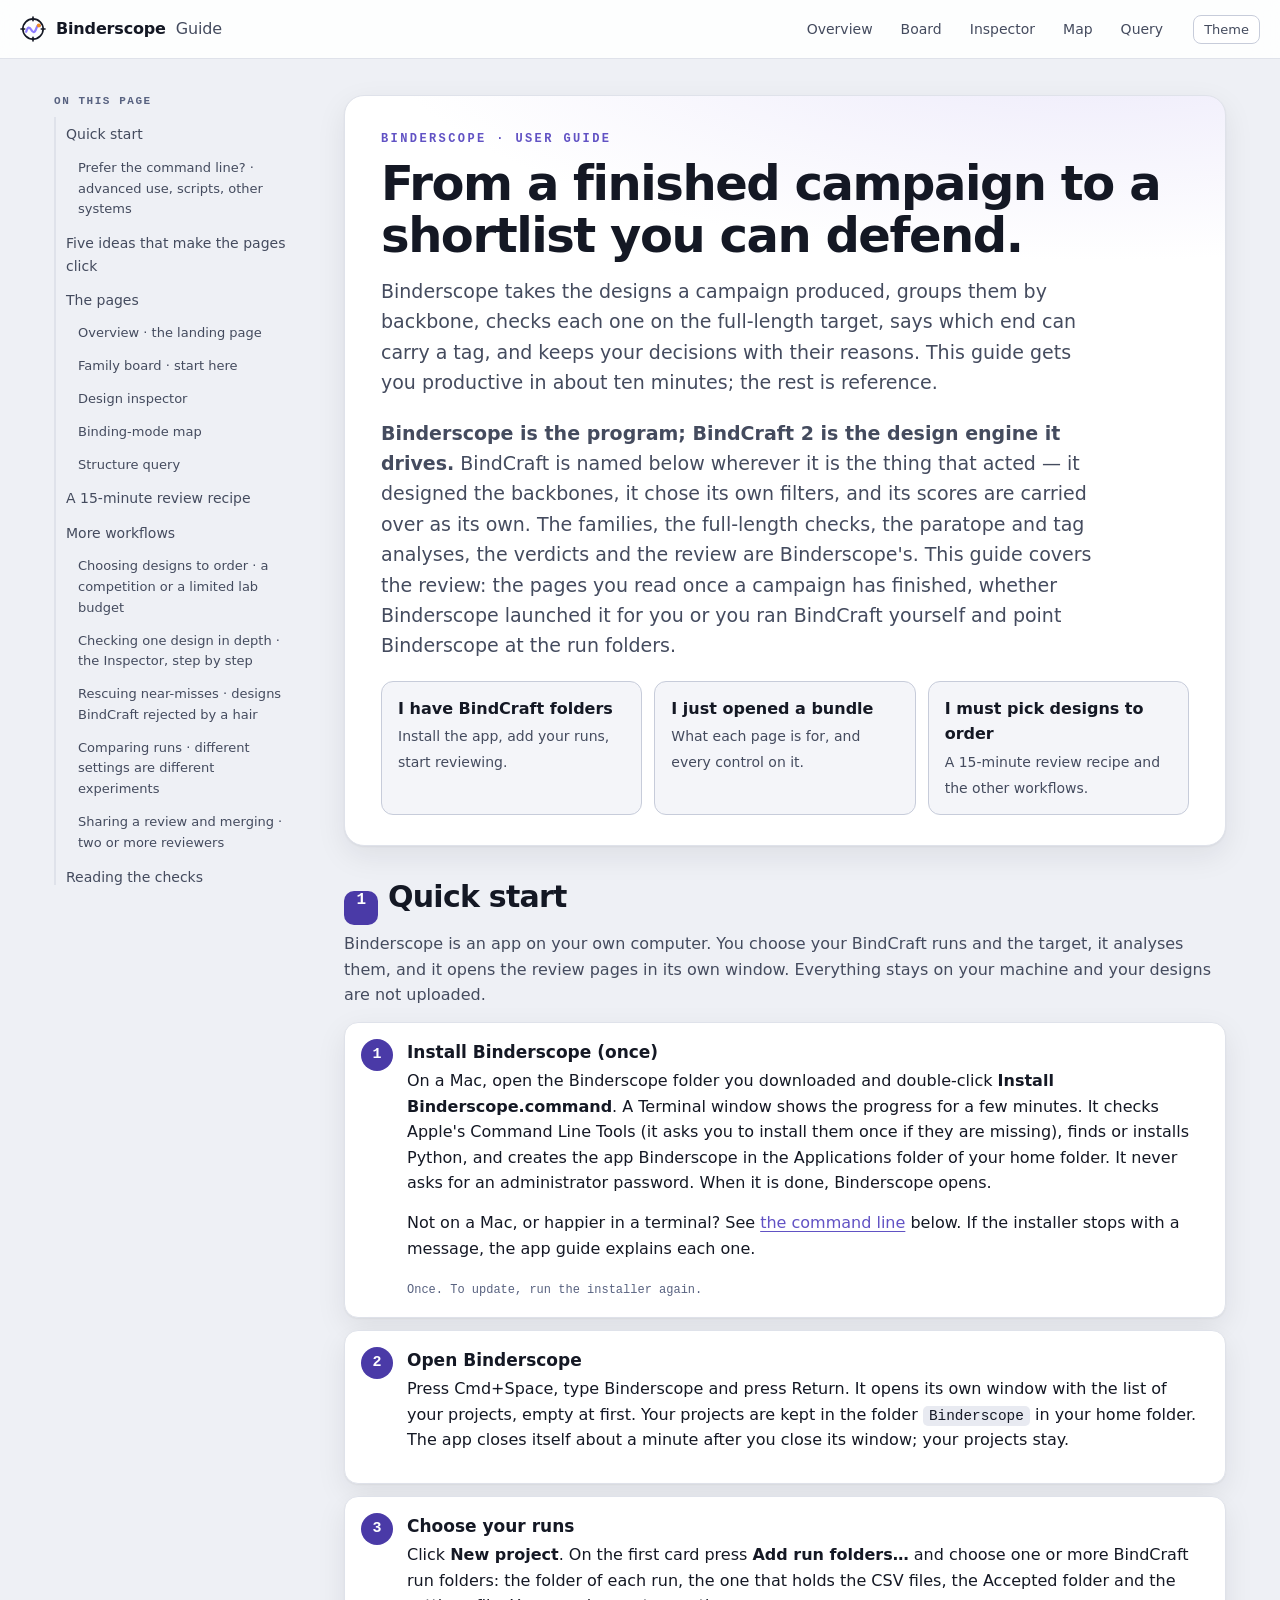
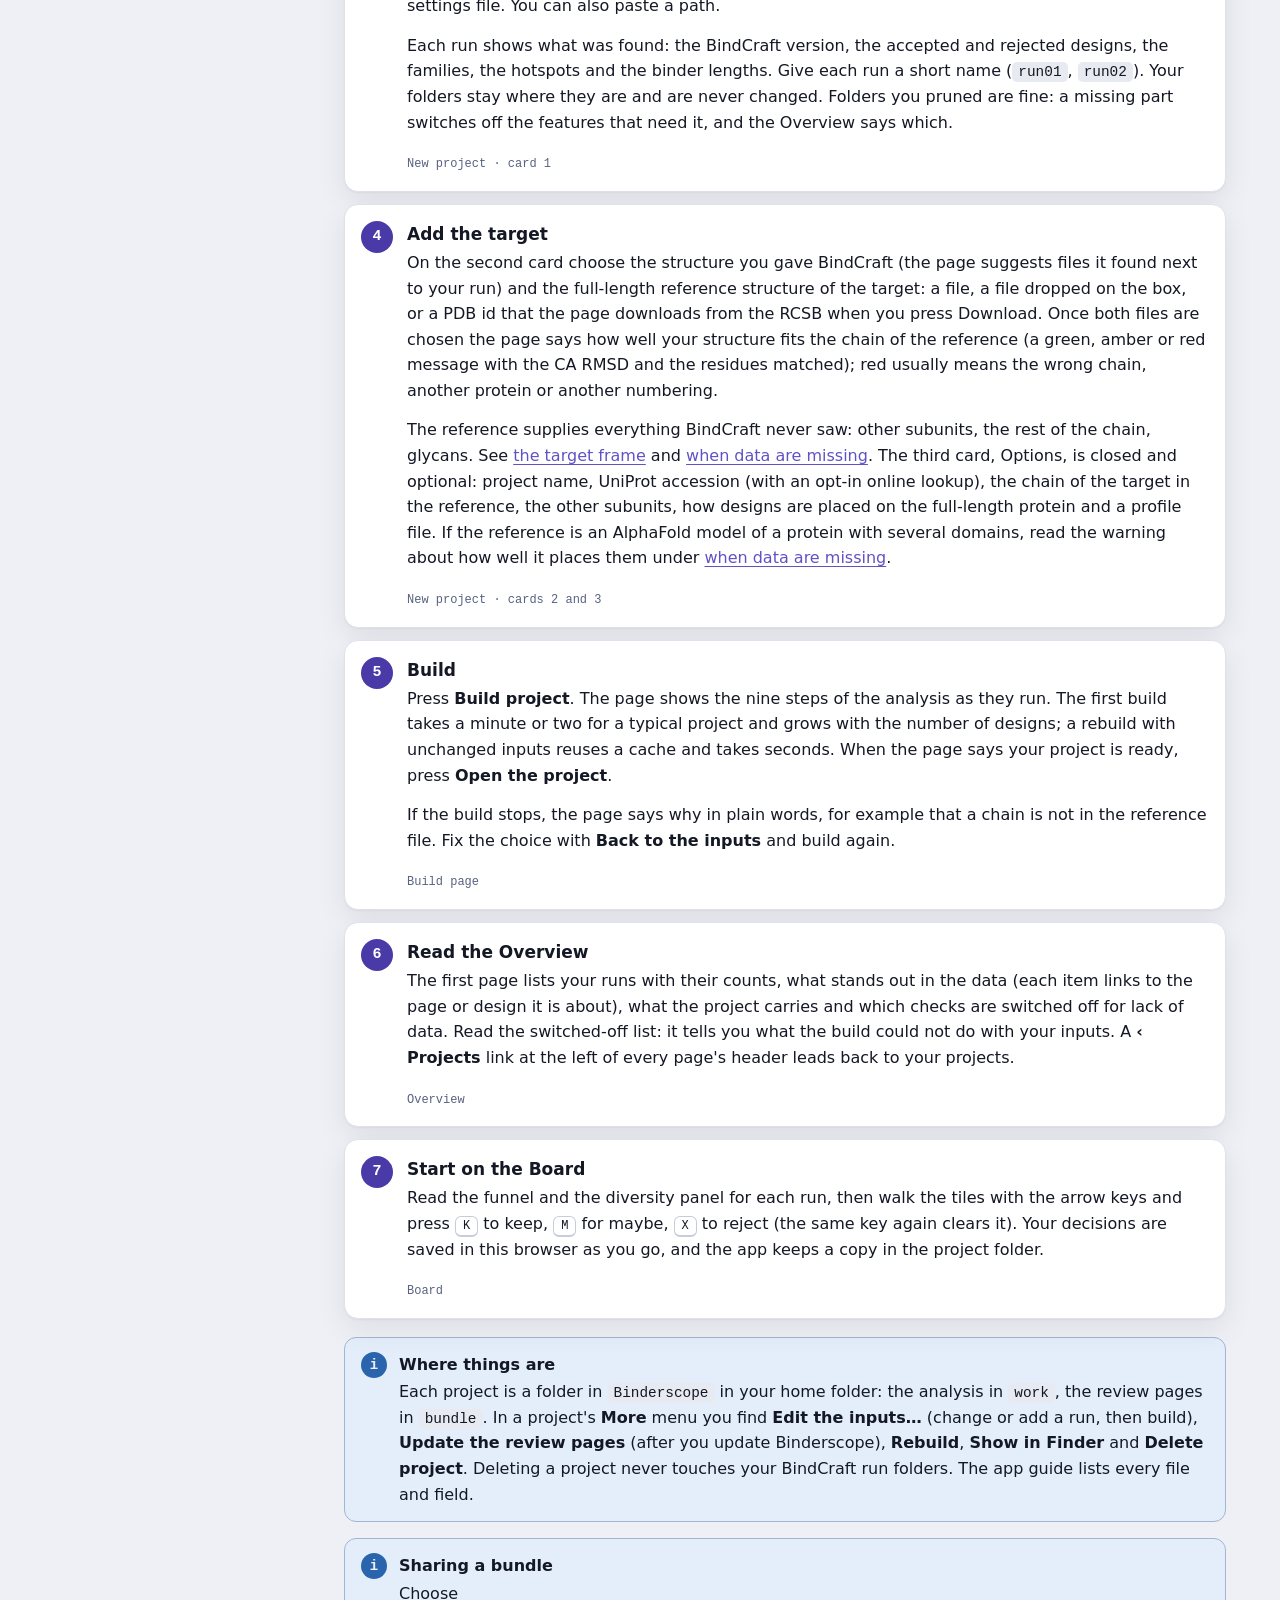
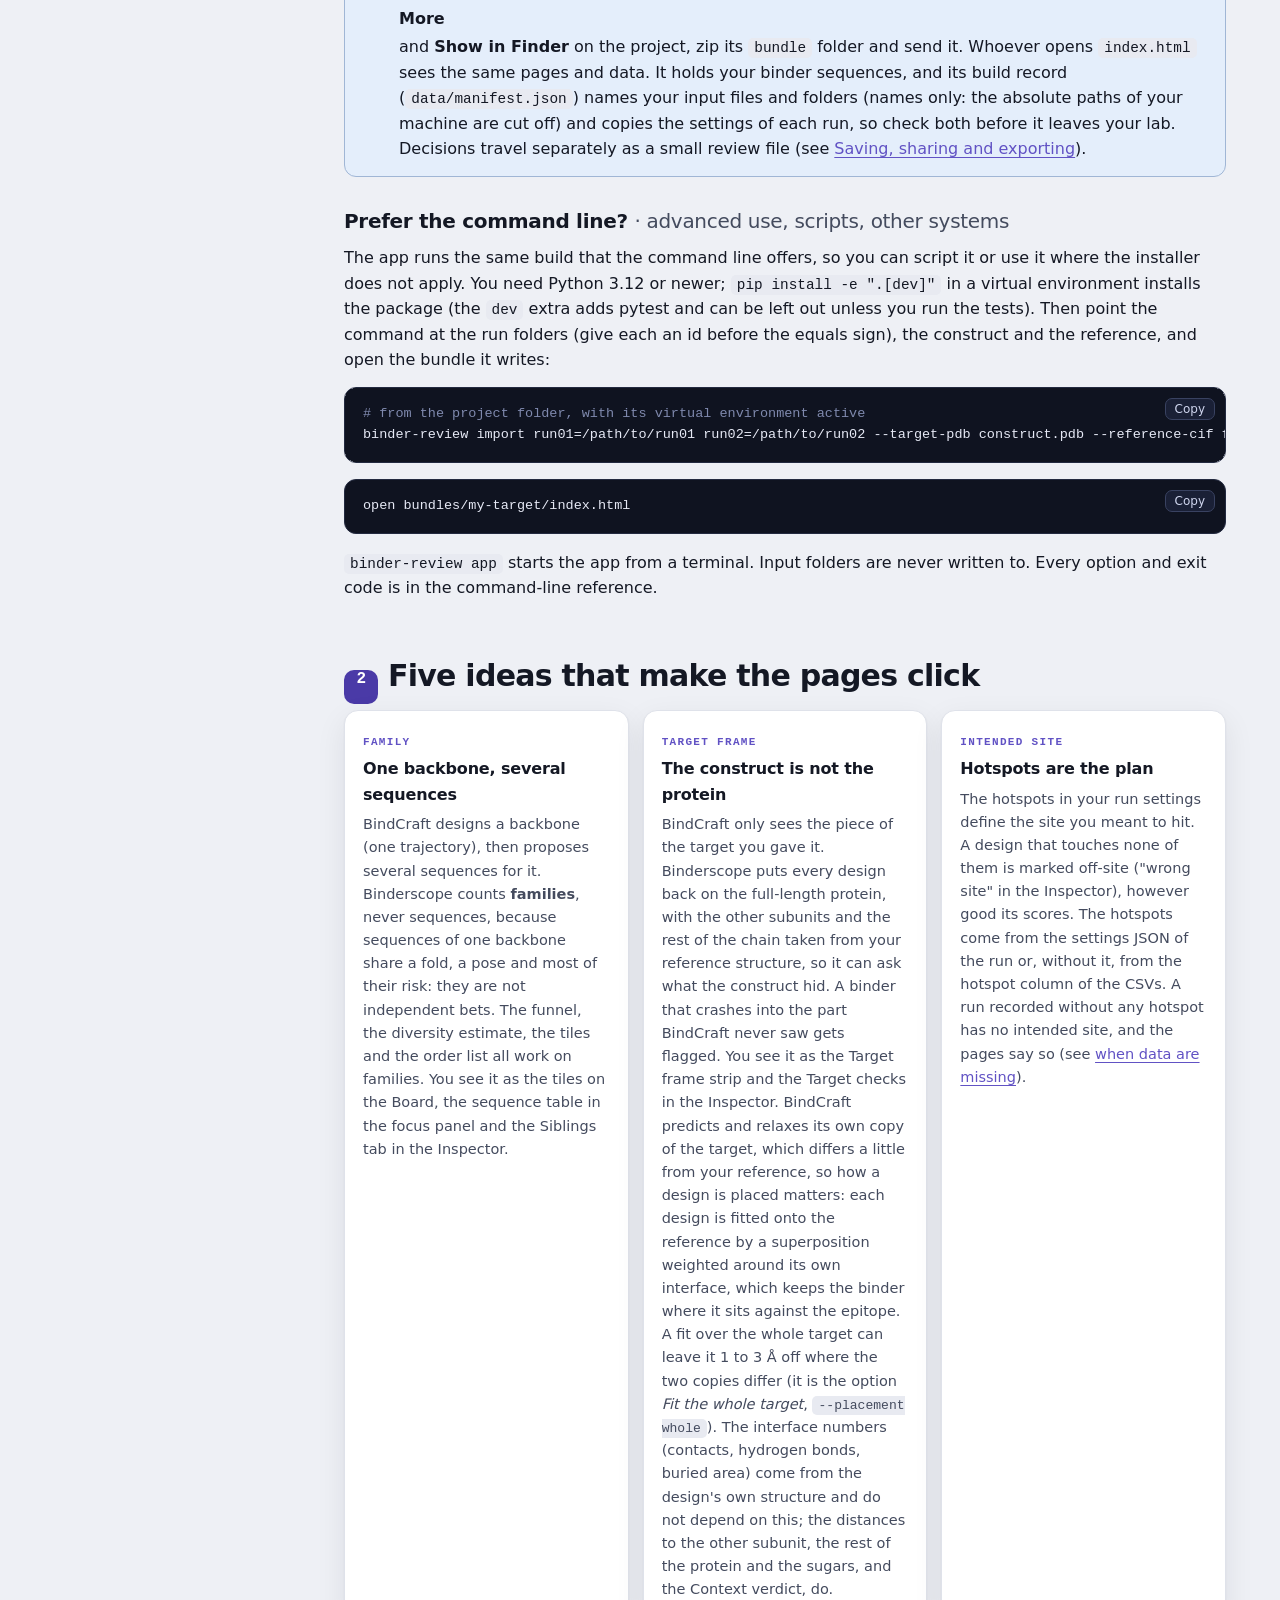
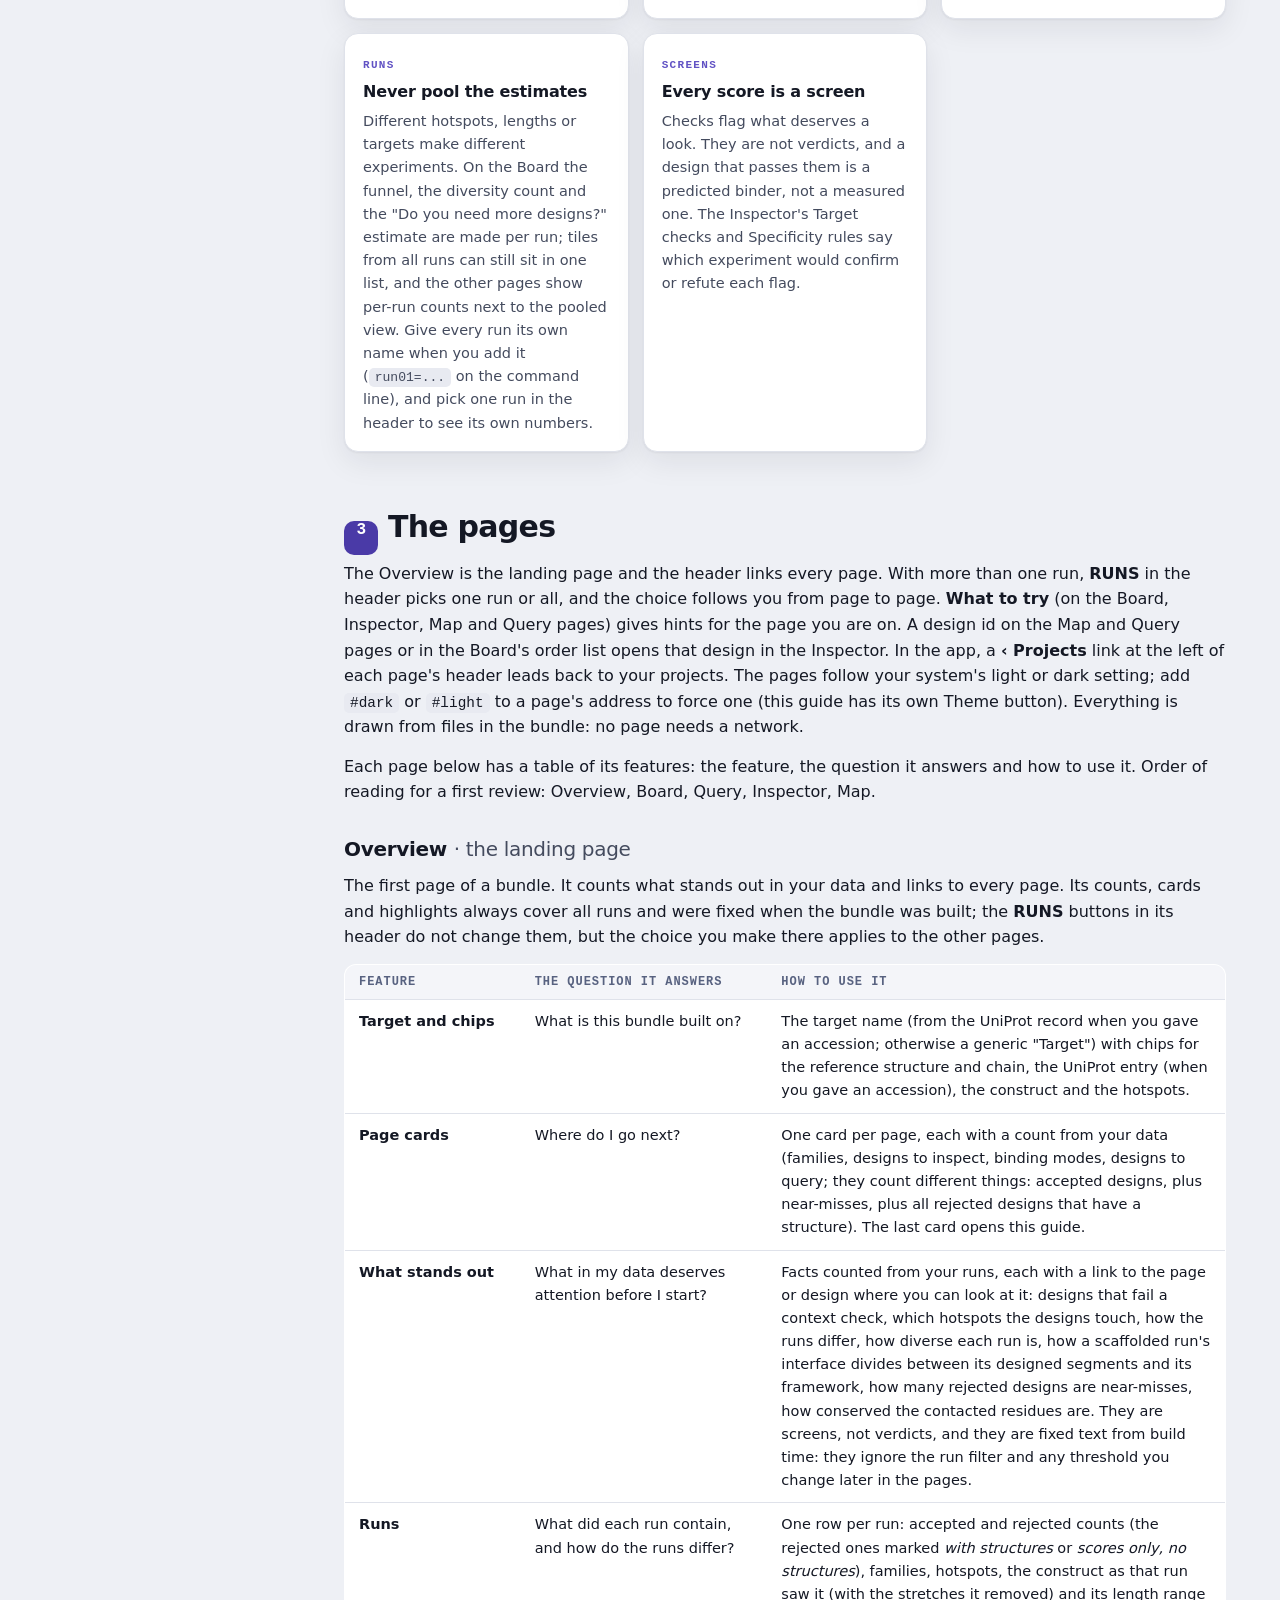
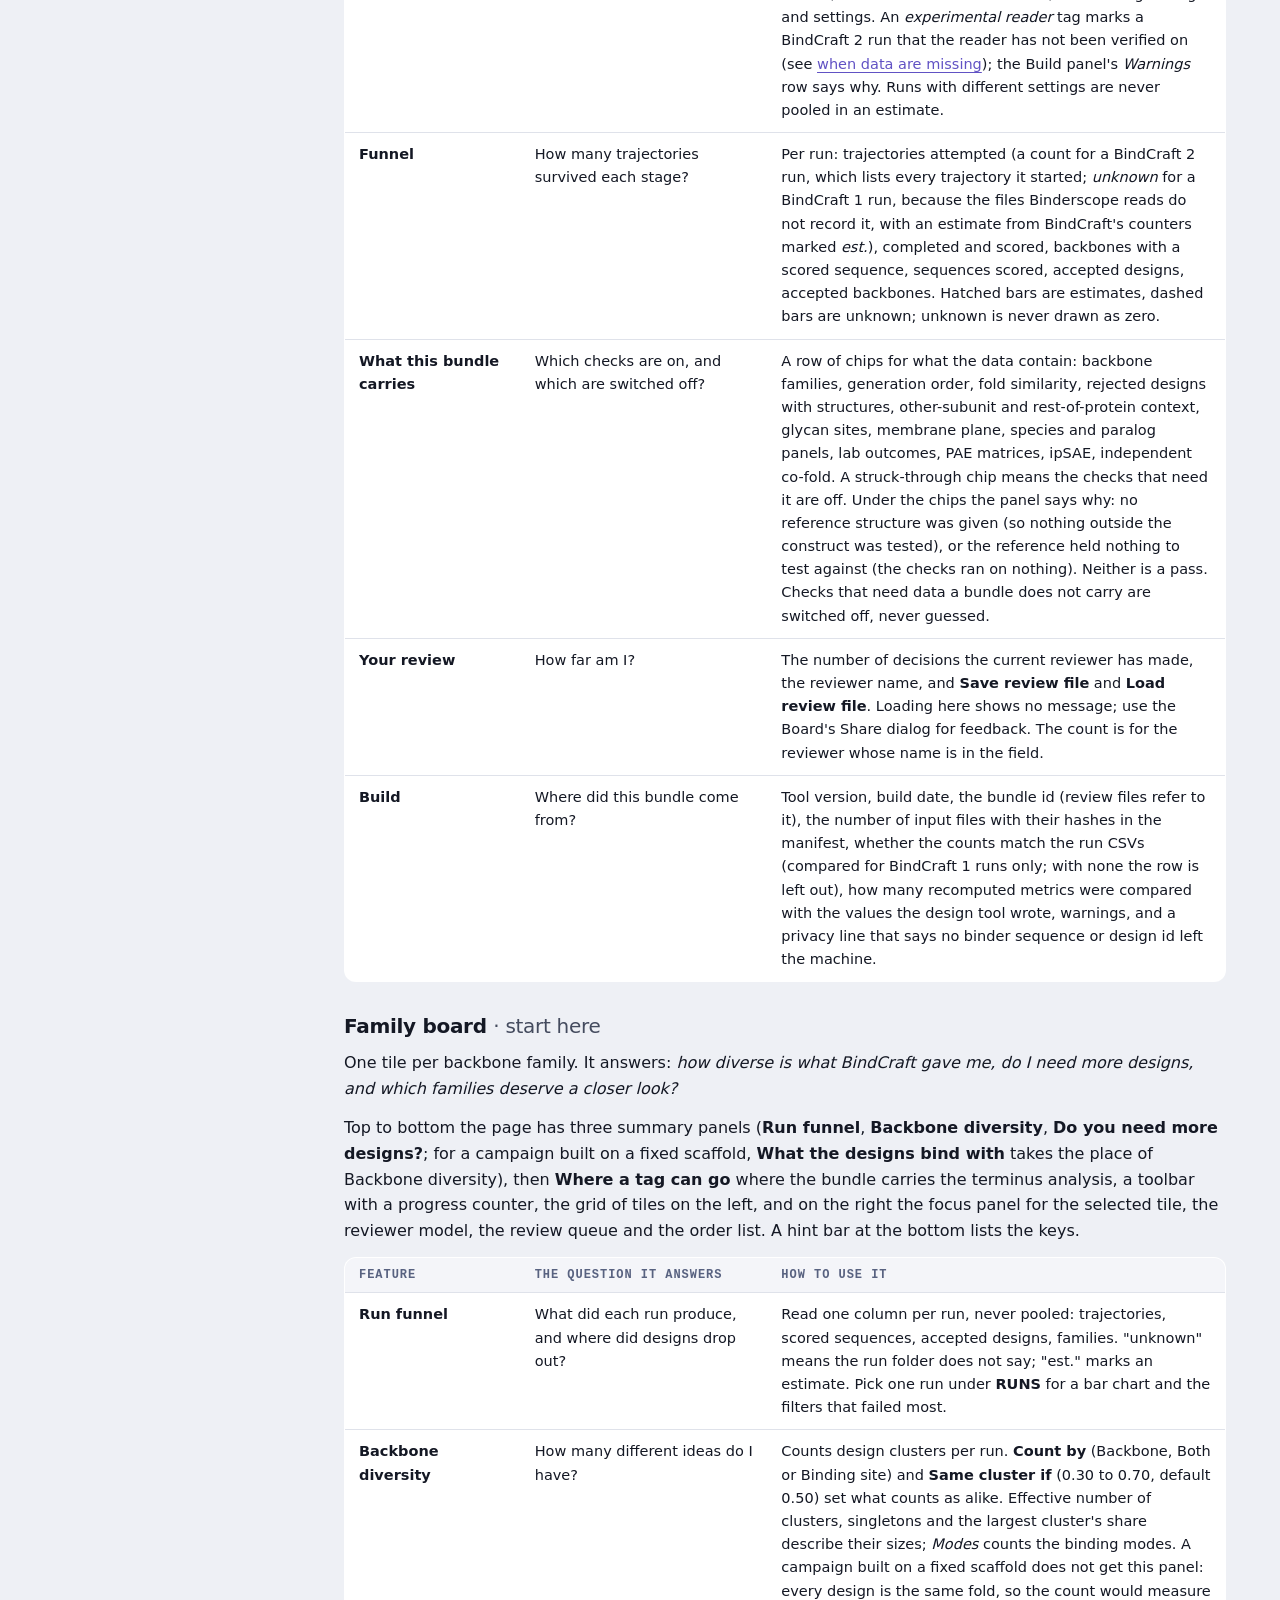
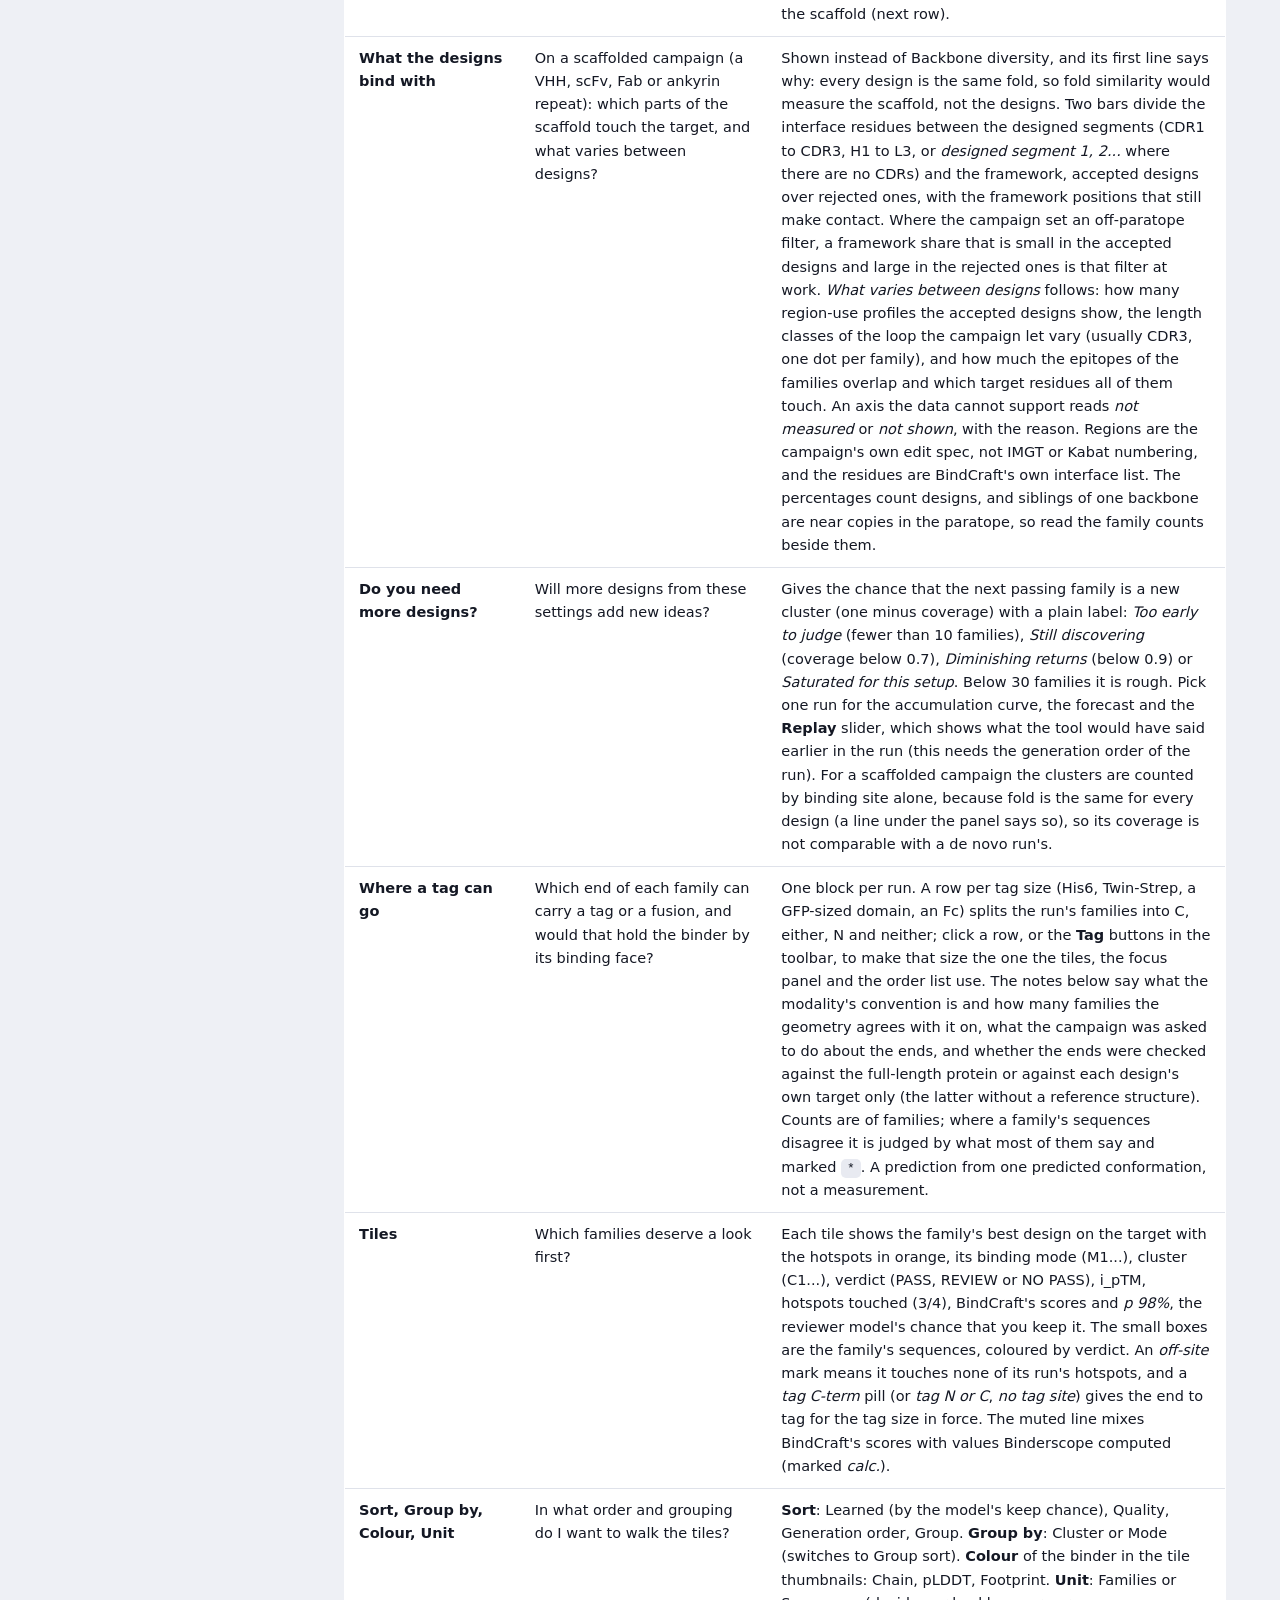
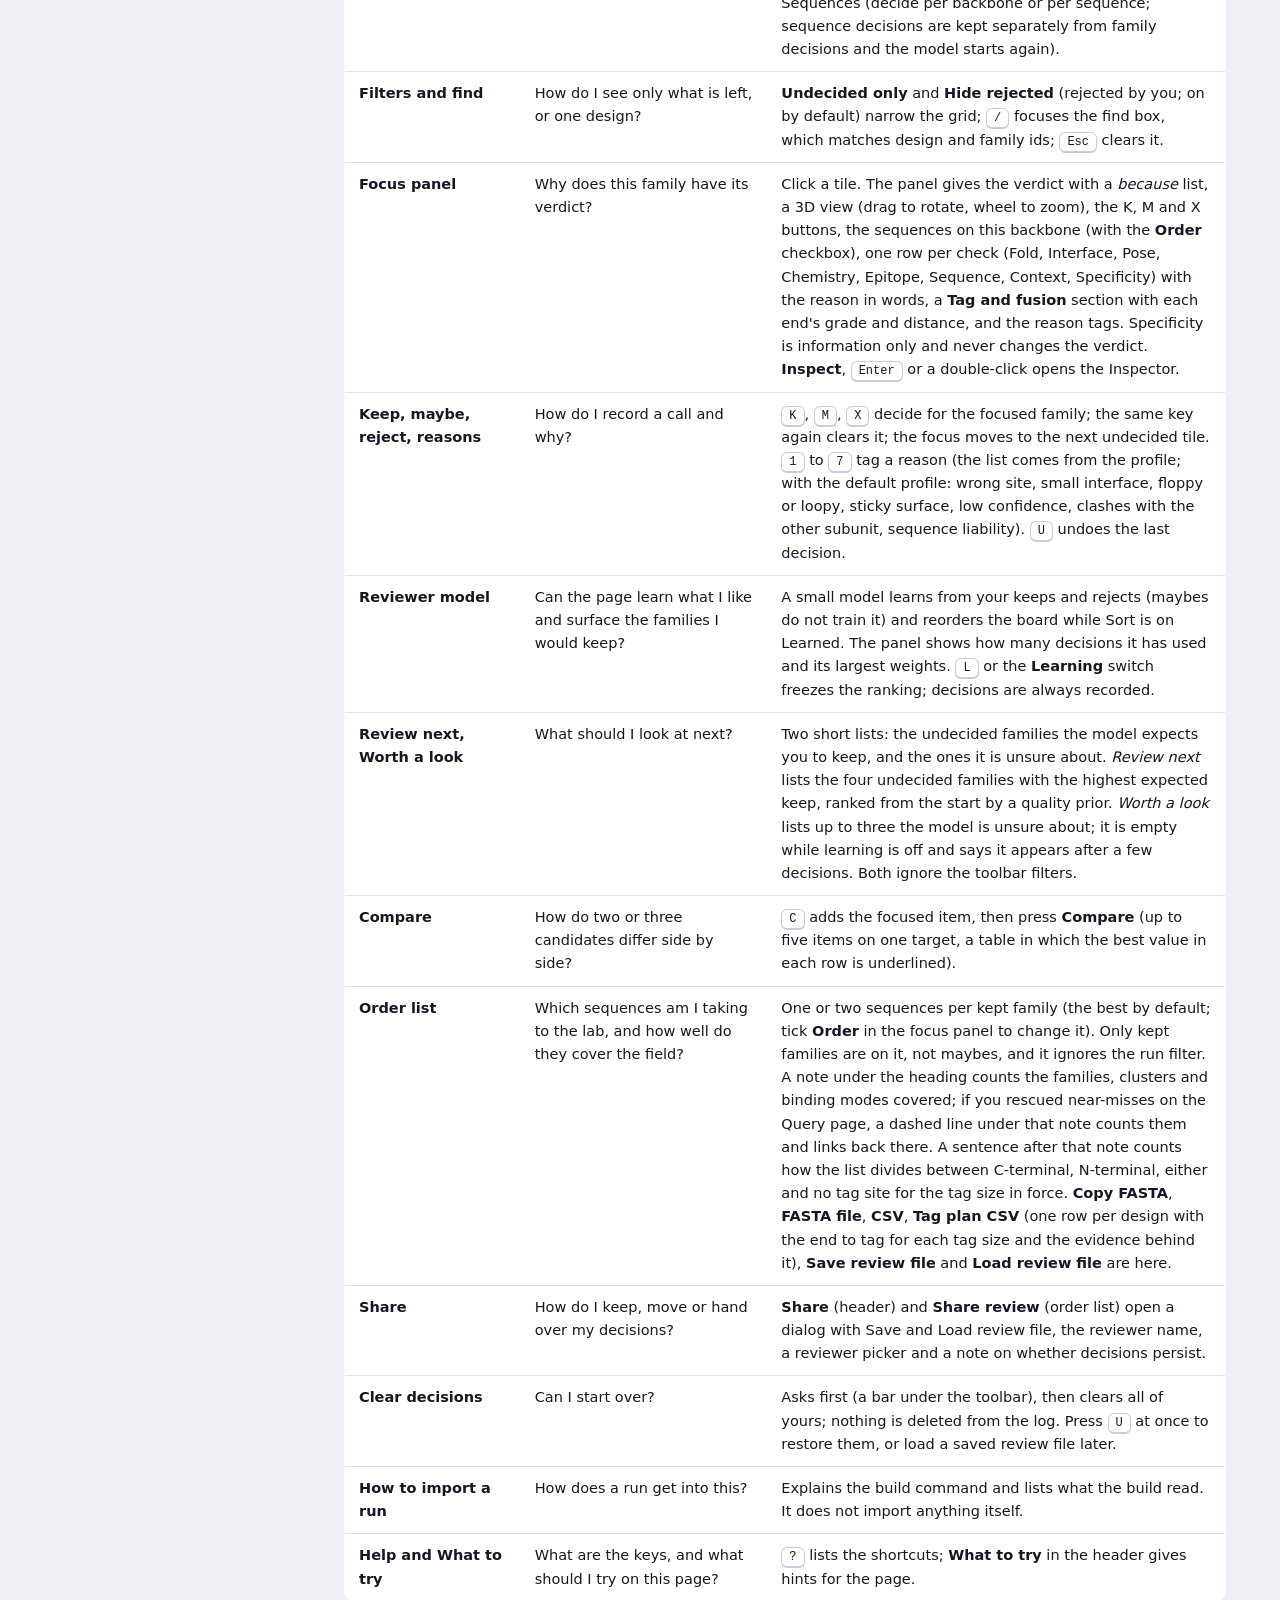
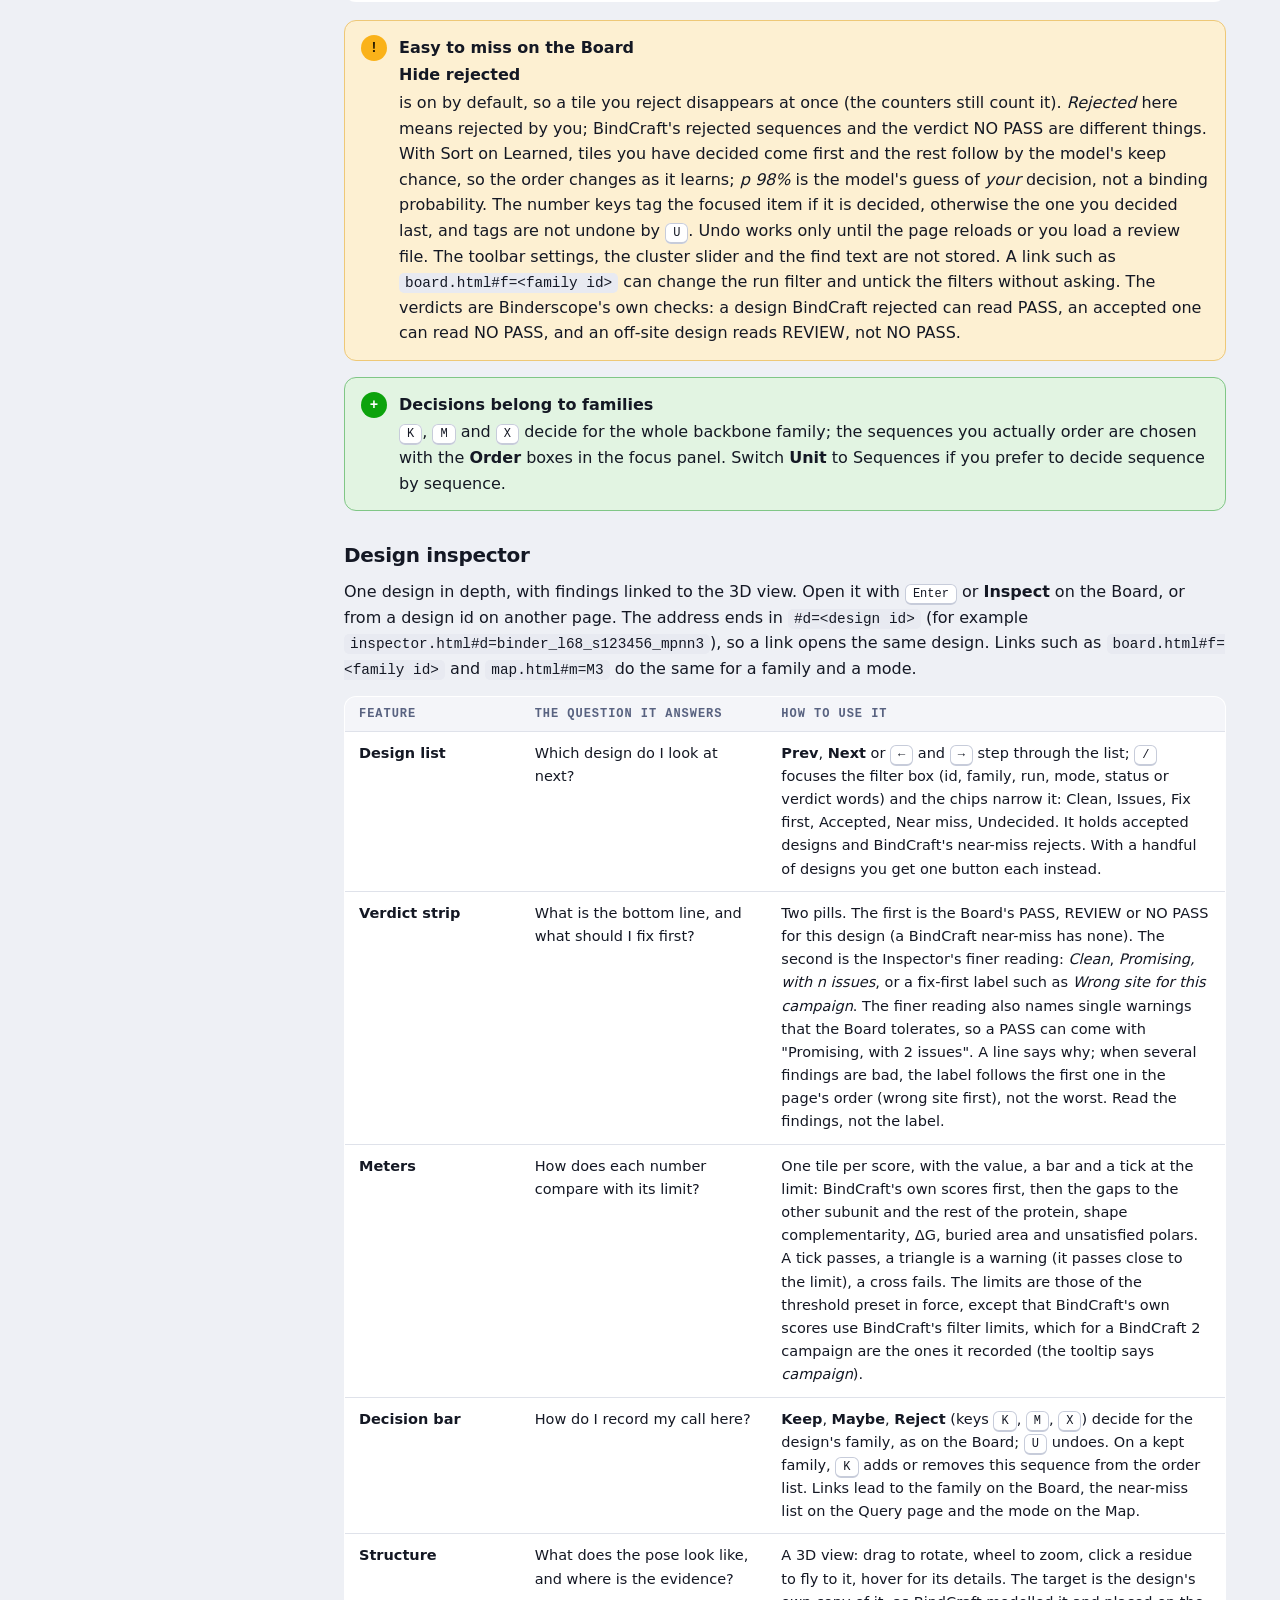
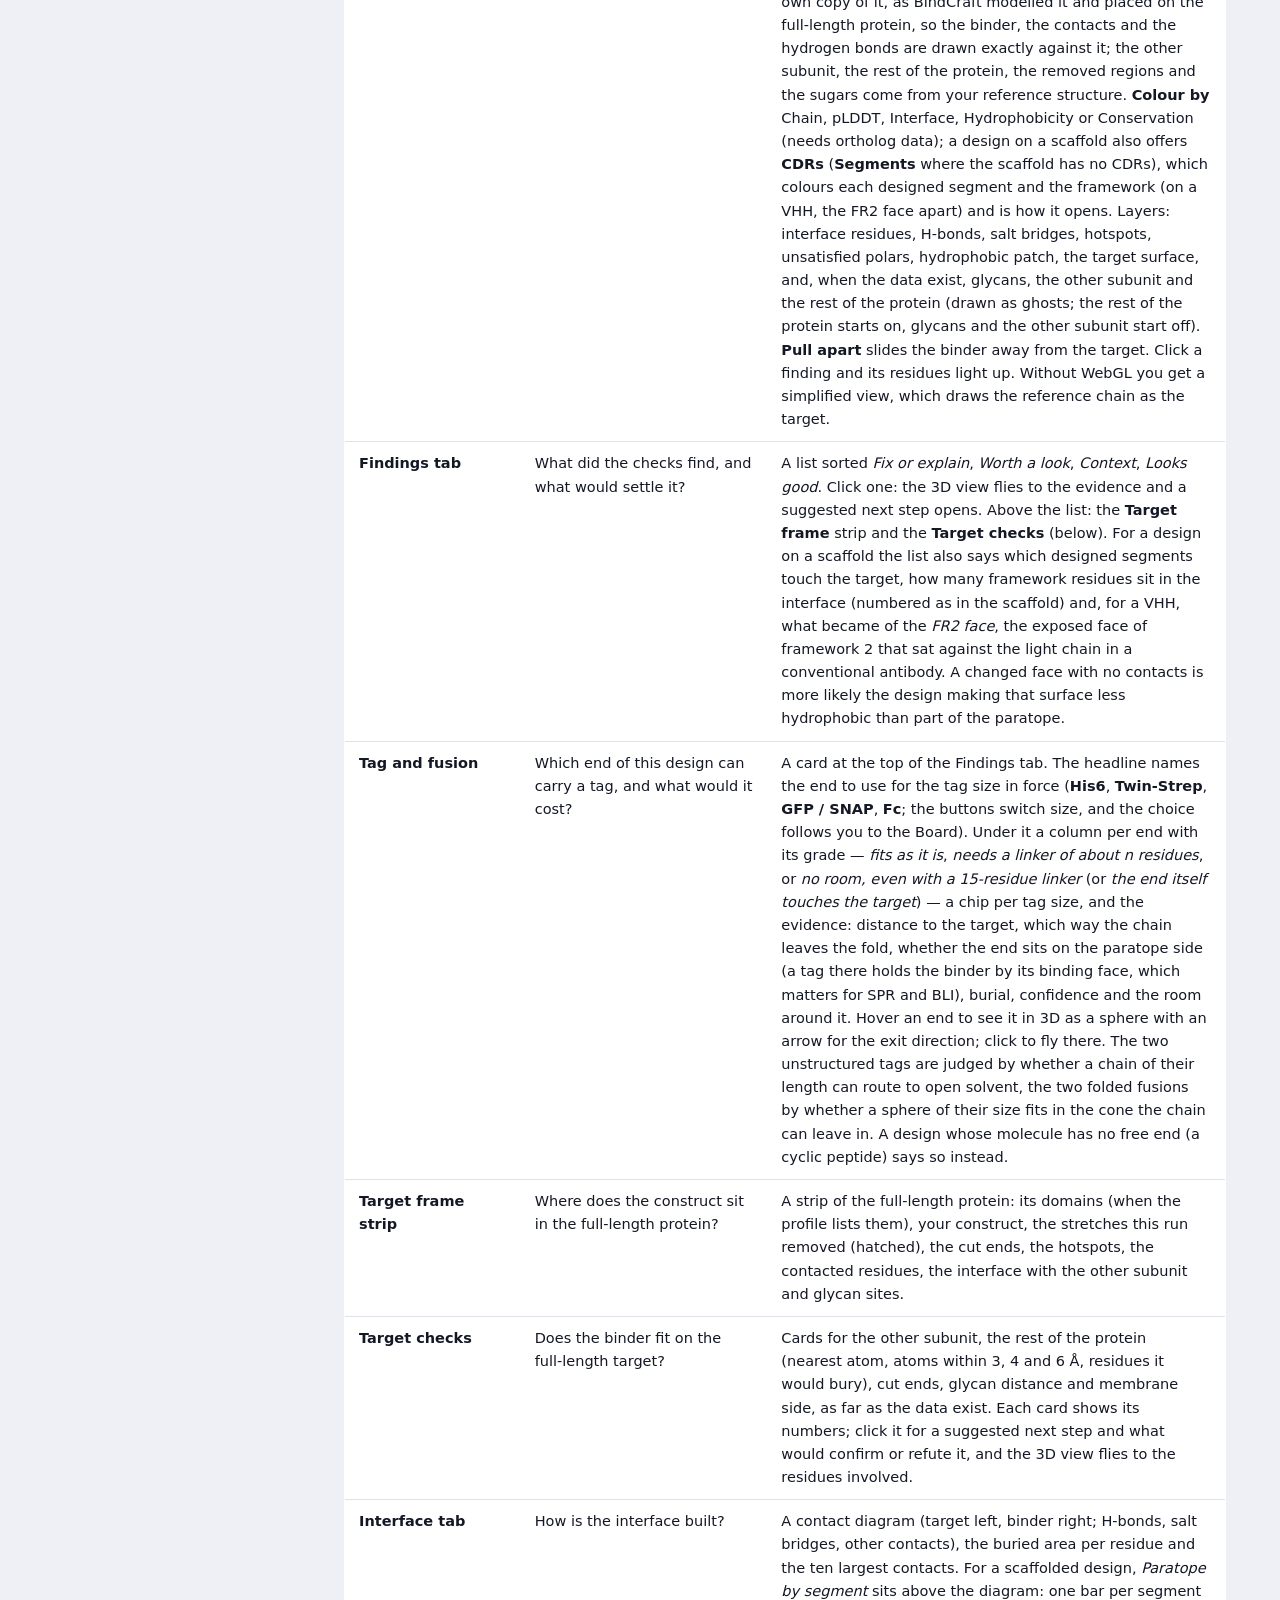
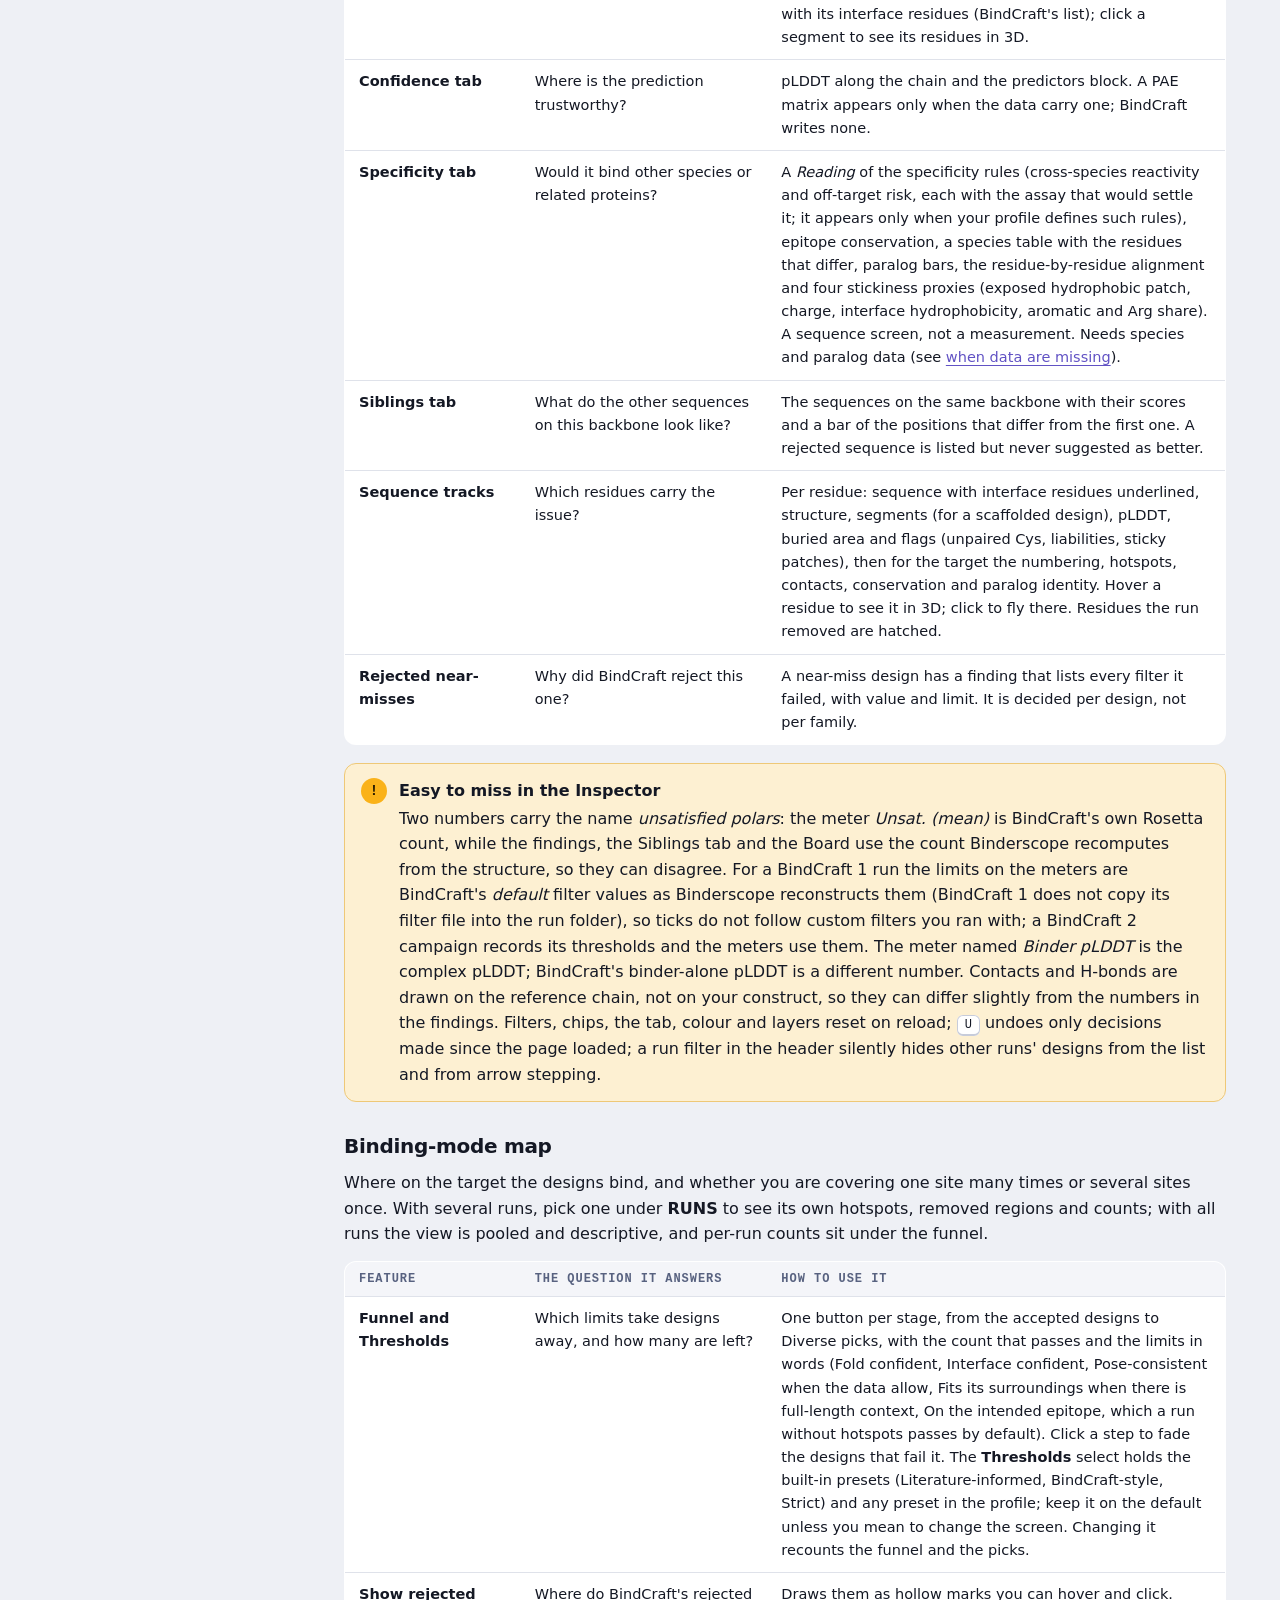
<file: binderscope/viewer/pages/guide.html>
<!doctype html>
<html lang="en">
<head>
<meta charset="utf-8">
<meta name="viewport" content="width=device-width, initial-scale=1, viewport-fit=cover">
<title>Binderscope guide</title>
<link rel="icon" type="image/svg+xml" href="assets/favicon.svg">
<style>
:root{
  --font-ui:"IBM Plex Sans",system-ui,-apple-system,"Segoe UI",sans-serif;
  --font-mono:"IBM Plex Mono",ui-monospace,"SF Mono",Menlo,Consolas,monospace;
  --bg:#eef0f5;--surface:#fff;--surface-2:#f4f5f9;--surface-3:#e8eaf1;--line:#dfe2ea;--line-strong:#c7ccda;
  --ink:#141824;--ink-2:#444b5e;--ink-3:#586280;
  --accent:#4a3aa7;--accent-hi:#6152c4;--accent-soft:#ebe8fa;--accent-ink:#fff;
  --hot:#eb6834;--hot-soft:#fdeadf;--good:#0ca30c;--good-ink:#0a6a0a;--good-soft:#e2f4e2;--warn:#fab219;--warn-ink:#855700;--warn-soft:#fdf0d2;--bad:#d03b3b;--bad-ink:#a82626;--bad-soft:#fae4e4;--info-ink:#2a64ad;--info-soft:#e4eefb;
  --shadow:0 1px 2px rgba(20,24,36,.05),0 10px 30px rgba(20,24,36,.08);--radius:12px;color-scheme:light;
}
@media (prefers-color-scheme:dark){:root:not([data-theme="light"]){
  --bg:#0d1016;--surface:#151922;--surface-2:#1b202b;--surface-3:#242a37;--line:#262c39;--line-strong:#363d4e;
  --ink:#eceff6;--ink-2:#b7bdce;--ink-3:#8c94a9;--accent:#9085e9;--accent-hi:#a89ff0;--accent-soft:#29254f;--accent-ink:#0d1016;
  --hot:#f07b45;--hot-soft:#3a2216;--good-ink:#62d462;--good-soft:#10301a;--warn-ink:#f3c24c;--warn-soft:#362a0b;--bad-ink:#f08280;--bad-soft:#3a1717;--info-ink:#7db3f0;--info-soft:#14263d;
  --shadow:0 1px 2px rgba(0,0,0,.3),0 10px 30px rgba(0,0,0,.35);color-scheme:dark}}
:root[data-theme="dark"]{
  --bg:#0d1016;--surface:#151922;--surface-2:#1b202b;--surface-3:#242a37;--line:#262c39;--line-strong:#363d4e;
  --ink:#eceff6;--ink-2:#b7bdce;--ink-3:#8c94a9;--accent:#9085e9;--accent-hi:#a89ff0;--accent-soft:#29254f;--accent-ink:#0d1016;
  --hot:#f07b45;--hot-soft:#3a2216;--good-ink:#62d462;--good-soft:#10301a;--warn-ink:#f3c24c;--warn-soft:#362a0b;--bad-ink:#f08280;--bad-soft:#3a1717;--info-ink:#7db3f0;--info-soft:#14263d;
  --shadow:0 1px 2px rgba(0,0,0,.3),0 10px 30px rgba(0,0,0,.35);color-scheme:dark}
*{box-sizing:border-box}
html{scroll-behavior:smooth;scroll-padding-top:76px}
body{margin:0;background:var(--bg);color:var(--ink);font:16px/1.6 var(--font-ui);-webkit-font-smoothing:antialiased}
a{color:var(--accent-hi);text-underline-offset:3px}
header.top{position:sticky;top:0;z-index:20;display:flex;align-items:center;gap:18px;padding:12px max(20px,env(safe-area-inset-left));background:color-mix(in srgb,var(--surface) 88%,transparent);backdrop-filter:blur(14px);border-bottom:1px solid var(--line)}
header.top .brand{display:flex;align-items:center;gap:10px;font-weight:600;color:var(--ink);text-decoration:none;letter-spacing:-.01em}
header.top .brand svg{width:26px;height:26px;color:var(--ink)}
header.top .sp{flex:1}
header.top nav{display:flex;gap:4px;flex-wrap:wrap}
header.top nav a{padding:6px 12px;border-radius:8px;color:var(--ink-2);text-decoration:none;font-size:14px}
header.top nav a:hover,header.top nav a.on{background:var(--surface-3);color:var(--ink)}
.iconbtn{border:1px solid var(--line-strong);background:var(--surface);color:var(--ink-2);border-radius:8px;padding:6px 10px;font:500 13px var(--font-ui);cursor:pointer}
.iconbtn:hover{background:var(--surface-3)}
.wrap{display:grid;grid-template-columns:250px minmax(0,1fr);gap:40px;max-width:1220px;margin:0 auto;padding:36px 24px 120px}
aside.toc{position:sticky;top:84px;align-self:start;max-height:calc(100vh - 110px);overflow:auto;font-size:14px}
aside.toc h4{margin:0 0 10px;font:600 11px var(--font-mono);letter-spacing:.14em;text-transform:uppercase;color:var(--ink-3)}
aside.toc a{display:block;padding:6px 10px;border-left:2px solid var(--line);color:var(--ink-2);text-decoration:none}
aside.toc a:hover{color:var(--ink)}
aside.toc a.on{border-left-color:var(--accent);color:var(--ink);font-weight:600;background:linear-gradient(90deg,var(--accent-soft),transparent)}
aside.toc a.sub{padding-left:22px;font-size:13px}
main{min-width:0}
.hero{background:radial-gradient(1200px 400px at 85% -10%,var(--accent-soft),transparent 60%),var(--surface);border:1px solid var(--line);border-radius:20px;padding:36px 36px 30px;box-shadow:var(--shadow);margin-bottom:34px}
.hero .kicker{font:600 12px var(--font-mono);letter-spacing:.2em;text-transform:uppercase;color:var(--accent-hi);margin-bottom:12px}
.hero h1{font-size:clamp(30px,4.4vw,48px);line-height:1.08;margin:0 0 14px;letter-spacing:-.03em}
.hero p.lead{font-size:19px;color:var(--ink-2);max-width:60ch;margin:0 0 20px}
.paths{display:grid;grid-template-columns:repeat(auto-fit,minmax(220px,1fr));gap:12px;margin-top:6px}
.paths a{display:block;padding:14px 16px;border:1px solid var(--line-strong);border-radius:12px;background:var(--surface-2);text-decoration:none;color:var(--ink)}
.paths a:hover{border-color:var(--accent);background:var(--accent-soft)}
.paths b{display:block;margin-bottom:2px}
.paths span{color:var(--ink-2);font-size:14px}
section.sec{margin:0 0 58px}
h2{font-size:30px;letter-spacing:-.025em;line-height:1.15;margin:0 0 6px}
h2 .n{display:inline-block;min-width:34px;height:34px;line-height:34px;text-align:center;border-radius:10px;background:var(--accent);color:var(--accent-ink);font:600 16px var(--font-mono);margin-right:10px;vertical-align:3px}
h3{font-size:20px;margin:28px 0 8px;letter-spacing:-.015em}
h4{font-size:16px;margin:20px 0 6px;letter-spacing:-.01em}
p{margin:0 0 14px}
.muted{color:var(--ink-2)}
ul,ol{padding-left:22px;margin:0 0 14px}li{margin:5px 0}
code{font:500 .9em var(--font-mono);background:var(--surface-3);padding:2px 6px;border-radius:5px}
kbd{font:500 12px var(--font-mono);background:var(--surface);border:1px solid var(--line-strong);border-bottom-width:2px;border-radius:6px;padding:2px 7px;color:var(--ink);white-space:nowrap}
pre{position:relative;background:#0f1320;color:#e6e9f5;border-radius:12px;padding:16px 18px;overflow:auto;font:500 13.5px/1.55 var(--font-mono);border:1px solid #232a40;margin:0 0 16px}
pre .c{color:#7f89ad}
pre button{position:absolute;top:10px;right:10px;border:1px solid #394261;background:#1a2036;color:#cfd5ee;border-radius:7px;padding:3px 9px;font:500 12px var(--font-ui);cursor:pointer}
pre button:hover{background:#252d4a}
.callout{display:flex;gap:12px;padding:14px 16px;border-radius:12px;border:1px solid var(--line-strong);background:var(--surface);margin:0 0 16px}
.callout .ic{flex:none;width:26px;height:26px;border-radius:50%;display:grid;place-items:center;font:700 14px var(--font-mono)}
.callout.tip{border-color:color-mix(in srgb,var(--good) 45%,var(--line));background:var(--good-soft)}.callout.tip .ic{background:var(--good);color:#fff}
.callout.warn{border-color:color-mix(in srgb,var(--warn) 55%,var(--line));background:var(--warn-soft)}.callout.warn .ic{background:var(--warn);color:#2a1d00}
.callout.note{border-color:color-mix(in srgb,var(--info-ink) 35%,var(--line));background:var(--info-soft)}.callout.note .ic{background:var(--info-ink);color:var(--bg)}
.callout p{margin:0}.callout b:first-child{display:block;margin-bottom:2px}
.cards{display:grid;grid-template-columns:repeat(auto-fit,minmax(250px,1fr));gap:14px;margin:0 0 18px}
.card{background:var(--surface);border:1px solid var(--line);border-radius:14px;padding:16px 18px;box-shadow:var(--shadow)}
.card h4{margin:0 0 6px;font-size:16px}.card p{margin:0;font-size:14.5px;color:var(--ink-2)}
.card .tag{display:inline-block;margin-bottom:8px;font:600 11px var(--font-mono);letter-spacing:.12em;text-transform:uppercase;color:var(--accent-hi)}
.steps{counter-reset:s;list-style:none;padding:0;margin:0 0 18px}
.steps>li{counter-increment:s;position:relative;padding:16px 18px 16px 62px;margin:0 0 12px;background:var(--surface);border:1px solid var(--line);border-radius:14px;box-shadow:var(--shadow)}
.steps>li::before{content:counter(s);position:absolute;left:16px;top:16px;width:32px;height:32px;border-radius:50%;background:var(--accent);color:var(--accent-ink);font:600 15px/32px var(--font-mono);text-align:center}
.steps>li b.t{display:block;font-size:17px;margin-bottom:2px}
.steps .where{display:inline-block;margin-top:6px;font:500 12px var(--font-mono);color:var(--ink-3)}
table{width:100%;border-collapse:collapse;font-size:14.5px;margin:0 0 18px;background:var(--surface);border:1px solid var(--line);border-radius:12px;overflow:hidden}
.tw{overflow-x:auto;margin:0 0 18px;-webkit-overflow-scrolling:touch}
.tw table{margin:0;min-width:560px}
th,td{padding:10px 14px;text-align:left;border-bottom:1px solid var(--line);vertical-align:top}
th{background:var(--surface-2);font:600 12px var(--font-mono);letter-spacing:.08em;text-transform:uppercase;color:var(--ink-3)}
tr:last-child td{border-bottom:0}
.pill{display:inline-block;padding:1px 9px;border-radius:99px;font:600 12px var(--font-mono);letter-spacing:.04em}
.pill.fail{background:var(--bad-soft);color:var(--bad-ink)}.pill.warn{background:var(--warn-soft);color:var(--warn-ink)}.pill.ok{background:var(--good-soft);color:var(--good-ink)}.pill.info{background:var(--info-soft);color:var(--info-ink)}
details{border:1px solid var(--line);border-radius:12px;background:var(--surface);margin:0 0 10px;padding:0 16px}
details summary{cursor:pointer;padding:13px 0;font-weight:600;list-style:none}
details summary::-webkit-details-marker{display:none}
details summary::after{content:"+";float:right;color:var(--ink-3);font:500 20px var(--font-mono)}
details[open] summary::after{content:"−"}
details p,details ul{color:var(--ink-2)}
.kbdgrid{display:grid;grid-template-columns:repeat(auto-fit,minmax(300px,1fr));gap:12px}
.kbdgrid .card ul{list-style:none;padding:0;margin:0}.kbdgrid .card li{display:flex;justify-content:space-between;gap:12px;padding:5px 0;border-bottom:1px dashed var(--line);margin:0;font-size:14.5px}
.kbdgrid .card li:last-child{border:0}
footer{margin-top:60px;padding-top:20px;border-top:1px solid var(--line);color:var(--ink-3);font-size:13px}
@media (max-width:900px){.wrap{grid-template-columns:1fr}aside.toc{display:none}header.top nav{display:none}}
@media (max-width:560px){.wrap{padding:24px 14px 90px}.hero{padding:26px 20px 22px}.steps>li{padding:14px 14px 14px 56px}.steps>li::before{left:12px}pre{padding-top:38px}}
@media print{header.top,aside.toc,.iconbtn{display:none}.wrap{display:block}.steps>li,.card{box-shadow:none;break-inside:avoid}}
</style>
</head>
<body>
<header class="top">
  <a class="brand" href="index.html" id="brand">
    <svg viewBox="0 0 32 32" fill="none" stroke-linecap="round" stroke-linejoin="round" aria-hidden="true"><circle cx="16" cy="16" r="12.5" stroke="currentColor" stroke-width="2"/><path d="M16 1.2v4.6M16 26.2v4.6M1.2 16h4.6M26.2 16h4.6" stroke="currentColor" stroke-width="2"/><path d="M7.6 19.4c1.9-6.2 4-6.4 6.2-2.4s4.3 4 6.3-1.8c1.4-4.1 2.7-4.7 4.3-3.3" stroke="#8f7dff" stroke-width="2.8"/><circle cx="23.2" cy="11.6" r="2.5" fill="#f08a24"/></svg>
    Binderscope <span class="muted" style="font-weight:500">Guide</span>
  </a>
  <span class="sp"></span>
  <nav>
    <a href="index.html">Overview</a><a href="board.html">Board</a><a href="inspector.html">Inspector</a><a href="map.html">Map</a><a href="query.html">Query</a>
  </nav>
  <button class="iconbtn" id="theme" title="Switch light and dark">Theme</button>
</header>
<div class="wrap">
  <aside class="toc" id="toc"><h4>On this page</h4></aside>
  <main id="main"><div class="hero">
  <div class="kicker">Binderscope · user guide</div>
  <h1>From a finished campaign to a shortlist you can defend.</h1>
  <p class="lead">Binderscope takes the designs a campaign produced, groups them by backbone, checks each one on the full-length target, says which end can carry a tag, and keeps your decisions with their reasons. This guide gets you productive in about ten minutes; the rest is reference.</p>
  <p class="lead"><b>Binderscope is the program; BindCraft 2 is the design engine it drives.</b> BindCraft is named below wherever it is the thing that acted — it designed the backbones, it chose its own filters, and its scores are carried over as its own. The families, the full-length checks, the paratope and tag analyses, the verdicts and the review are Binderscope's. This guide covers the review: the pages you read once a campaign has finished, whether Binderscope launched it for you or you ran BindCraft yourself and point Binderscope at the run folders.</p>
  <div class="paths">
    <a href="#start"><b>I have BindCraft folders</b><span>Install the app, add your runs, start reviewing.</span></a>
    <a href="#pages"><b>I just opened a bundle</b><span>What each page is for, and every control on it.</span></a>
    <a href="#recipe"><b>I must pick designs to order</b><span>A 15-minute review recipe and the other workflows.</span></a>
  </div>
</div>

<section class="sec" id="s-start">
  <h2 id="start"><span class="n">1</span>Quick start</h2>
  <p class="muted">Binderscope is an app on your own computer. You choose your BindCraft runs and the target, it analyses them, and it opens the review pages in its own window. Everything stays on your machine and your designs are not uploaded.</p>
  <ol class="steps">
    <li><b class="t">Install Binderscope (once)</b><p>On a Mac, open the Binderscope folder you downloaded and double-click <b>Install Binderscope.command</b>. A Terminal window shows the progress for a few minutes. It checks Apple's Command Line Tools (it asks you to install them once if they are missing), finds or installs Python, and creates the app Binderscope in the Applications folder of your home folder. It never asks for an administrator password. When it is done, Binderscope opens.</p><p>Not on a Mac, or happier in a terminal? See <a href="#cli-alt">the command line</a> below. If the installer stops with a message, the app guide explains each one.</p>
        <span class="where">Once. To update, run the installer again.</span>
    </li>
    <li><b class="t">Open Binderscope</b><p>Press Cmd+Space, type Binderscope and press Return. It opens its own window with the list of your projects, empty at first. Your projects are kept in the folder <code>Binderscope</code> in your home folder. The app closes itself about a minute after you close its window; your projects stay.</p>
    </li>
    <li><b class="t">Choose your runs</b><p>Click <b>New project</b>. On the first card press <b>Add run folders…</b> and choose one or more BindCraft run folders: the folder of each run, the one that holds the CSV files, the Accepted folder and the settings file. You can also paste a path.</p><p>Each run shows what was found: the BindCraft version, the accepted and rejected designs, the families, the hotspots and the binder lengths. Give each run a short name (<code>run01</code>, <code>run02</code>). Your folders stay where they are and are never changed. Folders you pruned are fine: a missing part switches off the features that need it, and the Overview says which.</p>
        <span class="where">New project · card 1</span>
    </li>
    <li><b class="t">Add the target</b><p>On the second card choose the structure you gave BindCraft (the page suggests files it found next to your run) and the full-length reference structure of the target: a file, a file dropped on the box, or a PDB id that the page downloads from the RCSB when you press Download. Once both files are chosen the page says how well your structure fits the chain of the reference (a green, amber or red message with the CA RMSD and the residues matched); red usually means the wrong chain, another protein or another numbering.</p><p>The reference supplies everything BindCraft never saw: other subunits, the rest of the chain, glycans. See <a href="#concepts">the target frame</a> and <a href="#missing">when data are missing</a>. The third card, Options, is closed and optional: project name, UniProt accession (with an opt-in online lookup), the chain of the target in the reference, the other subunits, how designs are placed on the full-length protein and a profile file. If the reference is an AlphaFold model of a protein with several domains, read the warning about how well it places them under <a href="#missing">when data are missing</a>.</p>
        <span class="where">New project · cards 2 and 3</span>
    </li>
    <li><b class="t">Build</b><p>Press <b>Build project</b>. The page shows the nine steps of the analysis as they run. The first build takes a minute or two for a typical project and grows with the number of designs; a rebuild with unchanged inputs reuses a cache and takes seconds. When the page says your project is ready, press <b>Open the project</b>.</p><p>If the build stops, the page says why in plain words, for example that a chain is not in the reference file. Fix the choice with <b>Back to the inputs</b> and build again.</p>
        <span class="where">Build page</span>
    </li>
    <li><b class="t">Read the Overview</b><p>The first page lists your runs with their counts, what stands out in the data (each item links to the page or design it is about), what the project carries and which checks are switched off for lack of data. Read the switched-off list: it tells you what the build could not do with your inputs. A <b>‹ Projects</b> link at the left of every page's header leads back to your projects.</p>
        <span class="where">Overview</span>
    </li>
    <li><b class="t">Start on the Board</b><p>Read the funnel and the diversity panel for each run, then walk the tiles with the arrow keys and press <kbd>K</kbd> to keep, <kbd>M</kbd> for maybe, <kbd>X</kbd> to reject (the same key again clears it). Your decisions are saved in this browser as you go, and the app keeps a copy in the project folder.</p>
        <span class="where">Board</span>
    </li>
  </ol>
  <div class="callout note"><span class="ic">i</span><div><b>Where things are</b><p>Each project is a folder in <code>Binderscope</code> in your home folder: the analysis in <code>work</code>, the review pages in <code>bundle</code>. In a project's <b>More</b> menu you find <b>Edit the inputs…</b> (change or add a run, then build), <b>Update the review pages</b> (after you update Binderscope), <b>Rebuild</b>, <b>Show in Finder</b> and <b>Delete project</b>. Deleting a project never touches your BindCraft run folders. The app guide lists every file and field.</p></div></div>
  <div class="callout note"><span class="ic">i</span><div><b>Sharing a bundle</b><p>Choose <b>More</b> and <b>Show in Finder</b> on the project, zip its <code>bundle</code> folder and send it. Whoever opens <code>index.html</code> sees the same pages and data. It holds your binder sequences, and its build record (<code>data/manifest.json</code>) names your input files and folders (names only: the absolute paths of your machine are cut off) and copies the settings of each run, so check both before it leaves your lab. Decisions travel separately as a small review file (see <a href="#files">Saving, sharing and exporting</a>).</p></div></div>
  <h3 id="cli-alt">Prefer the command line? <span class="muted" style="font-weight:400">· advanced use, scripts, other systems</span></h3>
  <p>The app runs the same build that the command line offers, so you can script it or use it where the installer does not apply. You need Python 3.12 or newer; <code>pip install -e ".[dev]"</code> in a virtual environment installs the package (the <code>dev</code> extra adds pytest and can be left out unless you run the tests). Then point the command at the run folders (give each an id before the equals sign), the construct and the reference, and open the bundle it writes:</p>
  <pre data-copy><span class="c"># from the project folder, with its virtual environment active</span>
binder-review import run01=/path/to/run01 run02=/path/to/run02 --target-pdb construct.pdb --reference-cif full_length.cif --name my-target --out work/my-target --bundle bundles/my-target</pre>
  <pre data-copy>open bundles/my-target/index.html</pre>
  <p><code>binder-review app</code> starts the app from a terminal. Input folders are never written to. Every option and exit code is in the command-line reference.</p>
</section>

<section class="sec" id="s-concepts">
  <h2 id="concepts"><span class="n">2</span>Five ideas that make the pages click</h2>
  <div class="cards">
    <div class="card"><span class="tag">Family</span><h4>One backbone, several sequences</h4><p>BindCraft designs a backbone (one trajectory), then proposes several sequences for it. Binderscope counts <b>families</b>, never sequences, because sequences of one backbone share a fold, a pose and most of their risk: they are not independent bets. The funnel, the diversity estimate, the tiles and the order list all work on families. You see it as the tiles on the Board, the sequence table in the focus panel and the Siblings tab in the Inspector.</p></div>
    <div class="card"><span class="tag">Target frame</span><h4>The construct is not the protein</h4><p>BindCraft only sees the piece of the target you gave it. Binderscope puts every design back on the full-length protein, with the other subunits and the rest of the chain taken from your reference structure, so it can ask what the construct hid. A binder that crashes into the part BindCraft never saw gets flagged. You see it as the Target frame strip and the Target checks in the Inspector. BindCraft predicts and relaxes its own copy of the target, which differs a little from your reference, so how a design is placed matters: each design is fitted onto the reference by a superposition weighted around its own interface, which keeps the binder where it sits against the epitope. A fit over the whole target can leave it 1 to 3 Å off where the two copies differ (it is the option <i>Fit the whole target</i>, <code>--placement whole</code>). The interface numbers (contacts, hydrogen bonds, buried area) come from the design's own structure and do not depend on this; the distances to the other subunit, the rest of the protein and the sugars, and the Context verdict, do.</p></div>
    <div class="card"><span class="tag">Intended site</span><h4>Hotspots are the plan</h4><p>The hotspots in your run settings define the site you meant to hit. A design that touches none of them is marked off-site ("wrong site" in the Inspector), however good its scores. The hotspots come from the settings JSON of the run or, without it, from the hotspot column of the CSVs. A run recorded without any hotspot has no intended site, and the pages say so (see <a href="#missing">when data are missing</a>).</p></div>
    <div class="card"><span class="tag">Runs</span><h4>Never pool the estimates</h4><p>Different hotspots, lengths or targets make different experiments. On the Board the funnel, the diversity count and the "Do you need more designs?" estimate are made per run; tiles from all runs can still sit in one list, and the other pages show per-run counts next to the pooled view. Give every run its own name when you add it (<code>run01=...</code> on the command line), and pick one run in the header to see its own numbers.</p></div>
    <div class="card"><span class="tag">Screens</span><h4>Every score is a screen</h4><p>Checks flag what deserves a look. They are not verdicts, and a design that passes them is a predicted binder, not a measured one. The Inspector's Target checks and Specificity rules say which experiment would confirm or refute each flag.</p></div>
  </div>
</section>

<section class="sec" id="s-pages">
  <h2 id="pages"><span class="n">3</span>The pages</h2>
  <p>The Overview is the landing page and the header links every page. With more than one run, <b>RUNS</b> in the header picks one run or all, and the choice follows you from page to page. <b>What to try</b> (on the Board, Inspector, Map and Query pages) gives hints for the page you are on. A design id on the Map and Query pages or in the Board's order list opens that design in the Inspector. In the app, a <b>‹ Projects</b> link at the left of each page's header leads back to your projects. The pages follow your system's light or dark setting; add <code>#dark</code> or <code>#light</code> to a page's address to force one (this guide has its own Theme button). Everything is drawn from files in the bundle: no page needs a network.</p>
  <p>Each page below has a table of its features: the feature, the question it answers and how to use it. Order of reading for a first review: Overview, Board, Query, Inspector, Map.</p>
  <h3 id="p-overview">Overview <span class="muted" style="font-weight:400">· the landing page</span></h3>
  <p>The first page of a bundle. It counts what stands out in your data and links to every page. Its counts, cards and highlights always cover all runs and were fixed when the bundle was built; the <b>RUNS</b> buttons in its header do not change them, but the choice you make there applies to the other pages.</p>
  <div class="tw"><table>
    <tr><th style="width:20%">Feature</th><th style="width:28%">The question it answers</th><th>How to use it</th></tr>
    <tr><td><b>Target and chips</b></td><td>What is this bundle built on?</td><td>The target name (from the UniProt record when you gave an accession; otherwise a generic "Target") with chips for the reference structure and chain, the UniProt entry (when you gave an accession), the construct and the hotspots.</td></tr>
    <tr><td><b>Page cards</b></td><td>Where do I go next?</td><td>One card per page, each with a count from your data (families, designs to inspect, binding modes, designs to query; they count different things: accepted designs, plus near-misses, plus all rejected designs that have a structure). The last card opens this guide.</td></tr>
    <tr><td><b>What stands out</b></td><td>What in my data deserves attention before I start?</td><td>Facts counted from your runs, each with a link to the page or design where you can look at it: designs that fail a context check, which hotspots the designs touch, how the runs differ, how diverse each run is, how a scaffolded run's interface divides between its designed segments and its framework, how many rejected designs are near-misses, how conserved the contacted residues are. They are screens, not verdicts, and they are fixed text from build time: they ignore the run filter and any threshold you change later in the pages.</td></tr>
    <tr><td><b>Runs</b></td><td>What did each run contain, and how do the runs differ?</td><td>One row per run: accepted and rejected counts (the rejected ones marked <i>with structures</i> or <i>scores only, no structures</i>), families, hotspots, the construct as that run saw it (with the stretches it removed) and its length range and settings. An <i>experimental reader</i> tag marks a BindCraft 2 run that the reader has not been verified on (see <a href="#missing">when data are missing</a>); the Build panel's <i>Warnings</i> row says why. Runs with different settings are never pooled in an estimate.</td></tr>
    <tr><td><b>Funnel</b></td><td>How many trajectories survived each stage?</td><td>Per run: trajectories attempted (a count for a BindCraft 2 run, which lists every trajectory it started; <i>unknown</i> for a BindCraft 1 run, because the files Binderscope reads do not record it, with an estimate from BindCraft's counters marked <i>est.</i>), completed and scored, backbones with a scored sequence, sequences scored, accepted designs, accepted backbones. Hatched bars are estimates, dashed bars are unknown; unknown is never drawn as zero.</td></tr>
    <tr><td><b>What this bundle carries</b></td><td>Which checks are on, and which are switched off?</td><td>A row of chips for what the data contain: backbone families, generation order, fold similarity, rejected designs with structures, other-subunit and rest-of-protein context, glycan sites, membrane plane, species and paralog panels, lab outcomes, PAE matrices, ipSAE, independent co-fold. A struck-through chip means the checks that need it are off. Under the chips the panel says why: no reference structure was given (so nothing outside the construct was tested), or the reference held nothing to test against (the checks ran on nothing). Neither is a pass. Checks that need data a bundle does not carry are switched off, never guessed.</td></tr>
    <tr><td><b>Your review</b></td><td>How far am I?</td><td>The number of decisions the current reviewer has made, the reviewer name, and <b>Save review file</b> and <b>Load review file</b>. Loading here shows no message; use the Board's Share dialog for feedback. The count is for the reviewer whose name is in the field.</td></tr>
    <tr><td><b>Build</b></td><td>Where did this bundle come from?</td><td>Tool version, build date, the bundle id (review files refer to it), the number of input files with their hashes in the manifest, whether the counts match the run CSVs (compared for BindCraft 1 runs only; with none the row is left out), how many recomputed metrics were compared with the values the design tool wrote, warnings, and a privacy line that says no binder sequence or design id left the machine.</td></tr>
  </table></div>
  <h3 id="p-board">Family board <span class="muted" style="font-weight:400">· start here</span></h3>
  <p>One tile per backbone family. It answers: <i>how diverse is what BindCraft gave me, do I need more designs, and which families deserve a closer look?</i></p>
  <p>Top to bottom the page has three summary panels (<b>Run funnel</b>, <b>Backbone diversity</b>, <b>Do you need more designs?</b>; for a campaign built on a fixed scaffold, <b>What the designs bind with</b> takes the place of Backbone diversity), then <b>Where a tag can go</b> where the bundle carries the terminus analysis, a toolbar with a progress counter, the grid of tiles on the left, and on the right the focus panel for the selected tile, the reviewer model, the review queue and the order list. A hint bar at the bottom lists the keys.</p>
  <div class="tw"><table>
    <tr><th style="width:20%">Feature</th><th style="width:28%">The question it answers</th><th>How to use it</th></tr>
    <tr><td><b>Run funnel</b></td><td>What did each run produce, and where did designs drop out?</td><td>Read one column per run, never pooled: trajectories, scored sequences, accepted designs, families. "unknown" means the run folder does not say; "est." marks an estimate. Pick one run under <b>RUNS</b> for a bar chart and the filters that failed most.</td></tr>
    <tr><td><b>Backbone diversity</b></td><td>How many different ideas do I have?</td><td>Counts design clusters per run. <b>Count by</b> (Backbone, Both or Binding site) and <b>Same cluster if</b> (0.30 to 0.70, default 0.50) set what counts as alike. Effective number of clusters, singletons and the largest cluster's share describe their sizes; <i>Modes</i> counts the binding modes. A campaign built on a fixed scaffold does not get this panel: every design is the same fold, so the count would measure the scaffold (next row).</td></tr>
    <tr><td><b>What the designs bind with</b></td><td>On a scaffolded campaign (a VHH, scFv, Fab or ankyrin repeat): which parts of the scaffold touch the target, and what varies between designs?</td><td>Shown instead of Backbone diversity, and its first line says why: every design is the same fold, so fold similarity would measure the scaffold, not the designs. Two bars divide the interface residues between the designed segments (CDR1 to CDR3, H1 to L3, or <i>designed segment 1, 2...</i> where there are no CDRs) and the framework, accepted designs over rejected ones, with the framework positions that still make contact. Where the campaign set an off-paratope filter, a framework share that is small in the accepted designs and large in the rejected ones is that filter at work. <i>What varies between designs</i> follows: how many region-use profiles the accepted designs show, the length classes of the loop the campaign let vary (usually CDR3, one dot per family), and how much the epitopes of the families overlap and which target residues all of them touch. An axis the data cannot support reads <i>not measured</i> or <i>not shown</i>, with the reason. Regions are the campaign's own edit spec, not IMGT or Kabat numbering, and the residues are BindCraft's own interface list. The percentages count designs, and siblings of one backbone are near copies in the paratope, so read the family counts beside them.</td></tr>
    <tr><td><b>Do you need more designs?</b></td><td>Will more designs from these settings add new ideas?</td><td>Gives the chance that the next passing family is a new cluster (one minus coverage) with a plain label: <i>Too early to judge</i> (fewer than 10 families), <i>Still discovering</i> (coverage below 0.7), <i>Diminishing returns</i> (below 0.9) or <i>Saturated for this setup</i>. Below 30 families it is rough. Pick one run for the accumulation curve, the forecast and the <b>Replay</b> slider, which shows what the tool would have said earlier in the run (this needs the generation order of the run). For a scaffolded campaign the clusters are counted by binding site alone, because fold is the same for every design (a line under the panel says so), so its coverage is not comparable with a de novo run's.</td></tr>
    <tr><td><b>Where a tag can go</b></td><td>Which end of each family can carry a tag or a fusion, and would that hold the binder by its binding face?</td><td>One block per run. A row per tag size (His6, Twin-Strep, a GFP-sized domain, an Fc) splits the run's families into C, either, N and neither; click a row, or the <b>Tag</b> buttons in the toolbar, to make that size the one the tiles, the focus panel and the order list use. The notes below say what the modality's convention is and how many families the geometry agrees with it on, what the campaign was asked to do about the ends, and whether the ends were checked against the full-length protein or against each design's own target only (the latter without a reference structure). Counts are of families; where a family's sequences disagree it is judged by what most of them say and marked <code>*</code>. A prediction from one predicted conformation, not a measurement.</td></tr>
    <tr><td><b>Tiles</b></td><td>Which families deserve a look first?</td><td>Each tile shows the family's best design on the target with the hotspots in orange, its binding mode (M1...), cluster (C1...), verdict (PASS, REVIEW or NO PASS), i_pTM, hotspots touched (3/4), BindCraft's scores and <i>p 98%</i>, the reviewer model's chance that you keep it. The small boxes are the family's sequences, coloured by verdict. An <i>off-site</i> mark means it touches none of its run's hotspots, and a <i>tag C-term</i> pill (or <i>tag N or C</i>, <i>no tag site</i>) gives the end to tag for the tag size in force. The muted line mixes BindCraft's scores with values Binderscope computed (marked <i>calc.</i>).</td></tr>
    <tr><td><b>Sort, Group by, Colour, Unit</b></td><td>In what order and grouping do I want to walk the tiles?</td><td><b>Sort</b>: Learned (by the model's keep chance), Quality, Generation order, Group. <b>Group by</b>: Cluster or Mode (switches to Group sort). <b>Colour</b> of the binder in the tile thumbnails: Chain, pLDDT, Footprint. <b>Unit</b>: Families or Sequences (decide per backbone or per sequence; sequence decisions are kept separately from family decisions and the model starts again).</td></tr>
    <tr><td><b>Filters and find</b></td><td>How do I see only what is left, or one design?</td><td><b>Undecided only</b> and <b>Hide rejected</b> (rejected by you; on by default) narrow the grid; <kbd>/</kbd> focuses the find box, which matches design and family ids; <kbd>Esc</kbd> clears it.</td></tr>
    <tr><td><b>Focus panel</b></td><td>Why does this family have its verdict?</td><td>Click a tile. The panel gives the verdict with a <i>because</i> list, a 3D view (drag to rotate, wheel to zoom), the K, M and X buttons, the sequences on this backbone (with the <b>Order</b> checkbox), one row per check (Fold, Interface, Pose, Chemistry, Epitope, Sequence, Context, Specificity) with the reason in words, a <b>Tag and fusion</b> section with each end's grade and distance, and the reason tags. Specificity is information only and never changes the verdict. <b>Inspect</b>, <kbd>Enter</kbd> or a double-click opens the Inspector.</td></tr>
    <tr><td><b>Keep, maybe, reject, reasons</b></td><td>How do I record a call and why?</td><td><kbd>K</kbd>, <kbd>M</kbd>, <kbd>X</kbd> decide for the focused family; the same key again clears it; the focus moves to the next undecided tile. <kbd>1</kbd> to <kbd>7</kbd> tag a reason (the list comes from the profile; with the default profile: wrong site, small interface, floppy or loopy, sticky surface, low confidence, clashes with the other subunit, sequence liability). <kbd>U</kbd> undoes the last decision.</td></tr>
    <tr><td><b>Reviewer model</b></td><td>Can the page learn what I like and surface the families I would keep?</td><td>A small model learns from your keeps and rejects (maybes do not train it) and reorders the board while Sort is on Learned. The panel shows how many decisions it has used and its largest weights. <kbd>L</kbd> or the <b>Learning</b> switch freezes the ranking; decisions are always recorded.</td></tr>
    <tr><td><b>Review next, Worth a look</b></td><td>What should I look at next?</td><td>Two short lists: the undecided families the model expects you to keep, and the ones it is unsure about. <i>Review next</i> lists the four undecided families with the highest expected keep, ranked from the start by a quality prior. <i>Worth a look</i> lists up to three the model is unsure about; it is empty while learning is off and says it appears after a few decisions. Both ignore the toolbar filters.</td></tr>
    <tr><td><b>Compare</b></td><td>How do two or three candidates differ side by side?</td><td><kbd>C</kbd> adds the focused item, then press <b>Compare</b> (up to five items on one target, a table in which the best value in each row is underlined).</td></tr>
    <tr><td><b>Order list</b></td><td>Which sequences am I taking to the lab, and how well do they cover the field?</td><td>One or two sequences per kept family (the best by default; tick <b>Order</b> in the focus panel to change it). Only kept families are on it, not maybes, and it ignores the run filter. A note under the heading counts the families, clusters and binding modes covered; if you rescued near-misses on the Query page, a dashed line under that note counts them and links back there. A sentence after that note counts how the list divides between C-terminal, N-terminal, either and no tag site for the tag size in force. <b>Copy FASTA</b>, <b>FASTA file</b>, <b>CSV</b>, <b>Tag plan CSV</b> (one row per design with the end to tag for each tag size and the evidence behind it), <b>Save review file</b> and <b>Load review file</b> are here.</td></tr>
    <tr><td><b>Share</b></td><td>How do I keep, move or hand over my decisions?</td><td><b>Share</b> (header) and <b>Share review</b> (order list) open a dialog with Save and Load review file, the reviewer name, a reviewer picker and a note on whether decisions persist.</td></tr>
    <tr><td><b>Clear decisions</b></td><td>Can I start over?</td><td>Asks first (a bar under the toolbar), then clears all of yours; nothing is deleted from the log. Press <kbd>U</kbd> at once to restore them, or load a saved review file later.</td></tr>
    <tr><td><b>How to import a run</b></td><td>How does a run get into this?</td><td>Explains the build command and lists what the build read. It does not import anything itself.</td></tr>
    <tr><td><b>Help and What to try</b></td><td>What are the keys, and what should I try on this page?</td><td><kbd>?</kbd> lists the shortcuts; <b>What to try</b> in the header gives hints for the page.</td></tr>
  </table></div>
  <div class="callout warn"><span class="ic">!</span><div><b>Easy to miss on the Board</b><p><b>Hide rejected</b> is on by default, so a tile you reject disappears at once (the counters still count it). <i>Rejected</i> here means rejected by you; BindCraft's rejected sequences and the verdict NO PASS are different things. With Sort on Learned, tiles you have decided come first and the rest follow by the model's keep chance, so the order changes as it learns; <i>p 98%</i> is the model's guess of <i>your</i> decision, not a binding probability. The number keys tag the focused item if it is decided, otherwise the one you decided last, and tags are not undone by <kbd>U</kbd>. Undo works only until the page reloads or you load a review file. The toolbar settings, the cluster slider and the find text are not stored. A link such as <code>board.html#f=&lt;family id&gt;</code> can change the run filter and untick the filters without asking. The verdicts are Binderscope's own checks: a design BindCraft rejected can read PASS, an accepted one can read NO PASS, and an off-site design reads REVIEW, not NO PASS.</p></div></div>
  <div class="callout tip"><span class="ic">+</span><div><b>Decisions belong to families</b><p><kbd>K</kbd>, <kbd>M</kbd> and <kbd>X</kbd> decide for the whole backbone family; the sequences you actually order are chosen with the <b>Order</b> boxes in the focus panel. Switch <b>Unit</b> to Sequences if you prefer to decide sequence by sequence.</p></div></div>
  <h3 id="p-inspector">Design inspector</h3>
  <p>One design in depth, with findings linked to the 3D view. Open it with <kbd>Enter</kbd> or <b>Inspect</b> on the Board, or from a design id on another page. The address ends in <code>#d=&lt;design id&gt;</code> (for example <code>inspector.html#d=binder_l68_s123456_mpnn3</code>), so a link opens the same design. Links such as <code>board.html#f=&lt;family id&gt;</code> and <code>map.html#m=M3</code> do the same for a family and a mode.</p>
  <div class="tw"><table>
    <tr><th style="width:20%">Feature</th><th style="width:28%">The question it answers</th><th>How to use it</th></tr>
    <tr><td><b>Design list</b></td><td>Which design do I look at next?</td><td><b>Prev</b>, <b>Next</b> or <kbd>←</kbd> and <kbd>→</kbd> step through the list; <kbd>/</kbd> focuses the filter box (id, family, run, mode, status or verdict words) and the chips narrow it: Clean, Issues, Fix first, Accepted, Near miss, Undecided. It holds accepted designs and BindCraft's near-miss rejects. With a handful of designs you get one button each instead.</td></tr>
    <tr><td><b>Verdict strip</b></td><td>What is the bottom line, and what should I fix first?</td><td>Two pills. The first is the Board's PASS, REVIEW or NO PASS for this design (a BindCraft near-miss has none). The second is the Inspector's finer reading: <i>Clean</i>, <i>Promising, with n issues</i>, or a fix-first label such as <i>Wrong site for this campaign</i>. The finer reading also names single warnings that the Board tolerates, so a PASS can come with "Promising, with 2 issues". A line says why; when several findings are bad, the label follows the first one in the page's order (wrong site first), not the worst. Read the findings, not the label.</td></tr>
    <tr><td><b>Meters</b></td><td>How does each number compare with its limit?</td><td>One tile per score, with the value, a bar and a tick at the limit: BindCraft's own scores first, then the gaps to the other subunit and the rest of the protein, shape complementarity, ΔG, buried area and unsatisfied polars. A tick passes, a triangle is a warning (it passes close to the limit), a cross fails. The limits are those of the threshold preset in force, except that BindCraft's own scores use BindCraft's filter limits, which for a BindCraft 2 campaign are the ones it recorded (the tooltip says <i>campaign</i>).</td></tr>
    <tr><td><b>Decision bar</b></td><td>How do I record my call here?</td><td><b>Keep</b>, <b>Maybe</b>, <b>Reject</b> (keys <kbd>K</kbd>, <kbd>M</kbd>, <kbd>X</kbd>) decide for the design's family, as on the Board; <kbd>U</kbd> undoes. On a kept family, <kbd>K</kbd> adds or removes this sequence from the order list. Links lead to the family on the Board, the near-miss list on the Query page and the mode on the Map.</td></tr>
    <tr><td><b>Structure</b></td><td>What does the pose look like, and where is the evidence?</td><td>A 3D view: drag to rotate, wheel to zoom, click a residue to fly to it, hover for its details. The target is the design's own copy of it, as BindCraft modelled it and placed on the full-length protein, so the binder, the contacts and the hydrogen bonds are drawn exactly against it; the other subunit, the rest of the protein, the removed regions and the sugars come from your reference structure. <b>Colour by</b> Chain, pLDDT, Interface, Hydrophobicity or Conservation (needs ortholog data); a design on a scaffold also offers <b>CDRs</b> (<b>Segments</b> where the scaffold has no CDRs), which colours each designed segment and the framework (on a VHH, the FR2 face apart) and is how it opens. Layers: interface residues, H-bonds, salt bridges, hotspots, unsatisfied polars, hydrophobic patch, the target surface, and, when the data exist, glycans, the other subunit and the rest of the protein (drawn as ghosts; the rest of the protein starts on, glycans and the other subunit start off). <b>Pull apart</b> slides the binder away from the target. Click a finding and its residues light up. Without WebGL you get a simplified view, which draws the reference chain as the target.</td></tr>
    <tr><td><b>Findings tab</b></td><td>What did the checks find, and what would settle it?</td><td>A list sorted <i>Fix or explain</i>, <i>Worth a look</i>, <i>Context</i>, <i>Looks good</i>. Click one: the 3D view flies to the evidence and a suggested next step opens. Above the list: the <b>Target frame</b> strip and the <b>Target checks</b> (below). For a design on a scaffold the list also says which designed segments touch the target, how many framework residues sit in the interface (numbered as in the scaffold) and, for a VHH, what became of the <i>FR2 face</i>, the exposed face of framework 2 that sat against the light chain in a conventional antibody. A changed face with no contacts is more likely the design making that surface less hydrophobic than part of the paratope.</td></tr>
    <tr><td><b>Tag and fusion</b></td><td>Which end of this design can carry a tag, and what would it cost?</td><td>A card at the top of the Findings tab. The headline names the end to use for the tag size in force (<b>His6</b>, <b>Twin-Strep</b>, <b>GFP / SNAP</b>, <b>Fc</b>; the buttons switch size, and the choice follows you to the Board). Under it a column per end with its grade — <i>fits as it is</i>, <i>needs a linker of about n residues</i>, or <i>no room, even with a 15-residue linker</i> (or <i>the end itself touches the target</i>) — a chip per tag size, and the evidence: distance to the target, which way the chain leaves the fold, whether the end sits on the paratope side (a tag there holds the binder by its binding face, which matters for SPR and BLI), burial, confidence and the room around it. Hover an end to see it in 3D as a sphere with an arrow for the exit direction; click to fly there. The two unstructured tags are judged by whether a chain of their length can route to open solvent, the two folded fusions by whether a sphere of their size fits in the cone the chain can leave in. A design whose molecule has no free end (a cyclic peptide) says so instead.</td></tr>
    <tr><td><b>Target frame strip</b></td><td>Where does the construct sit in the full-length protein?</td><td>A strip of the full-length protein: its domains (when the profile lists them), your construct, the stretches this run removed (hatched), the cut ends, the hotspots, the contacted residues, the interface with the other subunit and glycan sites.</td></tr>
    <tr><td><b>Target checks</b></td><td>Does the binder fit on the full-length target?</td><td>Cards for the other subunit, the rest of the protein (nearest atom, atoms within 3, 4 and 6 Å, residues it would bury), cut ends, glycan distance and membrane side, as far as the data exist. Each card shows its numbers; click it for a suggested next step and what would confirm or refute it, and the 3D view flies to the residues involved.</td></tr>
    <tr><td><b>Interface tab</b></td><td>How is the interface built?</td><td>A contact diagram (target left, binder right; H-bonds, salt bridges, other contacts), the buried area per residue and the ten largest contacts. For a scaffolded design, <i>Paratope by segment</i> sits above the diagram: one bar per segment with its interface residues (BindCraft's list); click a segment to see its residues in 3D.</td></tr>
    <tr><td><b>Confidence tab</b></td><td>Where is the prediction trustworthy?</td><td>pLDDT along the chain and the predictors block. A PAE matrix appears only when the data carry one; BindCraft writes none.</td></tr>
    <tr><td><b>Specificity tab</b></td><td>Would it bind other species or related proteins?</td><td>A <i>Reading</i> of the specificity rules (cross-species reactivity and off-target risk, each with the assay that would settle it; it appears only when your profile defines such rules), epitope conservation, a species table with the residues that differ, paralog bars, the residue-by-residue alignment and four stickiness proxies (exposed hydrophobic patch, charge, interface hydrophobicity, aromatic and Arg share). A sequence screen, not a measurement. Needs species and paralog data (see <a href="#missing">when data are missing</a>).</td></tr>
    <tr><td><b>Siblings tab</b></td><td>What do the other sequences on this backbone look like?</td><td>The sequences on the same backbone with their scores and a bar of the positions that differ from the first one. A rejected sequence is listed but never suggested as better.</td></tr>
    <tr><td><b>Sequence tracks</b></td><td>Which residues carry the issue?</td><td>Per residue: sequence with interface residues underlined, structure, segments (for a scaffolded design), pLDDT, buried area and flags (unpaired Cys, liabilities, sticky patches), then for the target the numbering, hotspots, contacts, conservation and paralog identity. Hover a residue to see it in 3D; click to fly there. Residues the run removed are hatched.</td></tr>
    <tr><td><b>Rejected near-misses</b></td><td>Why did BindCraft reject this one?</td><td>A near-miss design has a finding that lists every filter it failed, with value and limit. It is decided per design, not per family.</td></tr>
  </table></div>
  <div class="callout warn"><span class="ic">!</span><div><b>Easy to miss in the Inspector</b><p>Two numbers carry the name <i>unsatisfied polars</i>: the meter <i>Unsat. (mean)</i> is BindCraft's own Rosetta count, while the findings, the Siblings tab and the Board use the count Binderscope recomputes from the structure, so they can disagree. For a BindCraft 1 run the limits on the meters are BindCraft's <i>default</i> filter values as Binderscope reconstructs them (BindCraft 1 does not copy its filter file into the run folder), so ticks do not follow custom filters you ran with; a BindCraft 2 campaign records its thresholds and the meters use them. The meter named <i>Binder pLDDT</i> is the complex pLDDT; BindCraft's binder-alone pLDDT is a different number. Contacts and H-bonds are drawn on the reference chain, not on your construct, so they can differ slightly from the numbers in the findings. Filters, chips, the tab, colour and layers reset on reload; <kbd>U</kbd> undoes only decisions made since the page loaded; a run filter in the header silently hides other runs' designs from the list and from arrow stepping.</p></div></div>
  <h3 id="p-map">Binding-mode map</h3>
  <p>Where on the target the designs bind, and whether you are covering one site many times or several sites once. With several runs, pick one under <b>RUNS</b> to see its own hotspots, removed regions and counts; with all runs the view is pooled and descriptive, and per-run counts sit under the funnel.</p>
  <div class="tw"><table>
    <tr><th style="width:20%">Feature</th><th style="width:28%">The question it answers</th><th>How to use it</th></tr>
    <tr><td><b>Funnel and Thresholds</b></td><td>Which limits take designs away, and how many are left?</td><td>One button per stage, from the accepted designs to Diverse picks, with the count that passes and the limits in words (Fold confident, Interface confident, Pose-consistent when the data allow, Fits its surroundings when there is full-length context, On the intended epitope, which a run without hotspots passes by default). Click a step to fade the designs that fail it. The <b>Thresholds</b> select holds the built-in presets (Literature-informed, BindCraft-style, Strict) and any preset in the profile; keep it on the default unless you mean to change the screen. Changing it recounts the funnel and the picks.</td></tr>
    <tr><td><b>Show rejected</b></td><td>Where do BindCraft's rejected designs sit?</td><td>Draws them as hollow marks you can hover and click. They never count in the funnel, the picks or the stats. Disabled when the runs in view have none with a structure. Key <kbd>R</kbd>.</td></tr>
    <tr><td><b>Epitope map</b></td><td>Which target residues do designs contact, and where are the hotspots?</td><td>The target in 3D coloured by contacts per residue (<b>Contacts</b>) or by conservation (<b>Conservation</b>, needs ortholog data). <b>Binders</b> overlays up to seven of the best designs in view; <b>Surface</b> shows the target alone. Each run's hotspots are ringed and tagged with the run when only some runs have them; glycan sites are diamonds; residues a run removed fade out. Drag to rotate, wheel to zoom, double-click to reset.</td></tr>
    <tr><td><b>Contact strip</b></td><td>Which stretch of the sequence is popular?</td><td>Contact frequency by residue along the target, below the 3D view. Drag across it to keep only designs that touch that region (a chip clears it). Residues a run lacks are hatched.</td></tr>
    <tr><td><b>Binding modes</b></td><td>Do my designs bind alike?</td><td>Designs placed by the target residues they contact, so close marks bind alike. Each shaded group is a mode (M1, M2... by size, at most seven), named from the up to three residues that set it apart (for example <code>K48/D52/T55 site</code>, invented) and, when none of them is a hotspot but one lies near, that hotspot. Views: <b>Map</b> (key <kbd>M</kbd>), <b>Fingerprints</b> (<kbd>F</kbd>: one row per design, one column per residue), <b>By mode</b> (<kbd>B</kbd>: a heat map, one row per mode) and <b>Table</b> (<kbd>T</kbd>: the best 80 designs in view). Marker size is the headline score; small and faint means NO PASS; a dashed ring marks a design that touches none of its run's hotspots. Drag over empty space on the map to select a custom group.</td></tr>
    <tr><td><b>Legend</b></td><td>Which modes are in view?</td><td>One button per mode with its count (in view / all). Click to select it; keys <kbd>1</kbd> to <kbd>9</kbd> pick the nth mode (again to clear), <kbd>←</kbd> and <kbd>→</kbd> step through them.</td></tr>
    <tr><td><b>Mode detail</b></td><td>What is this mode, and is it a good bet?</td><td>For the chosen mode, a custom selection or all modes: counts (in view, PASS or REVIEW, median headline score, on the epitope), the residues touched most, <b>Hotspots touched</b> per hotspot, <b>Context</b> (closest approach to the other subunit and to the rest of the protein), <b>Specificity</b> (conservation and identity bars, when the data exist), and the four best designs. Design ids link to the Inspector.</td></tr>
    <tr><td><b>Quality-diversity picks</b></td><td>If I can only take N designs, which N cover the most ground?</td><td>Set <b>Budget</b> (4 to 24), <b>Diversity</b> (0 to 1) and <b>Pool</b> (designs on the intended epitope, or any confident design that fits its surroundings). The page picks designs that are good <i>and</i> different from each other, treating sequences of one backbone as near-duplicates. <b>Add picks to shortlist</b>, <b>Show only picks</b> and <b>Copy FASTA</b> are the buttons.</td></tr>
    <tr><td><b>Star shortlist</b></td><td>Can I mark candidates while I look around?</td><td>A star adds a design to a shortlist that lives in the page only: it is not saved, it is lost on reload and it does not feed the Board's order list. <b>Copy FASTA</b> is the way out; record decisions on the Board or the Query page.</td></tr>
  </table></div>
  <div class="callout warn"><span class="ic">!</span><div><b>Easy to miss on the Map</b><p>The first mode is preselected when the page opens, so the 3D colours, the strip and the mode detail describe that mode only: click its legend chip (or press its number) again to see all modes. A funnel step and a strip region both fade designs everywhere (counts, table, by-mode heat map) and only the region chip and the "N of M designs in full colour" note remind you. The quality-diversity picks ignore the selected mode, brush, region and funnel step; they depend only on Thresholds, the run filter, Pool, Budget and Diversity. Residue numbers are those of the full-length reference, not of your construct, and the 3D view draws the construct only. Nothing on this page is saved except the run choice: the selected mode, view and preset are lost on reload.</p></div></div>
  <h3 id="p-query">Structure query</h3>
  <p>Rules instead of clicking: stack conditions, watch the funnel shrink, rescue near-misses. The page answers <i>which designs satisfy these conditions, and which ones miss by only one?</i> With several runs, pick one under <b>RUNS</b> to scope the counts and the hotspot chips to it.</p>
  <div class="tw"><table>
    <tr><th style="width:20%">Feature</th><th style="width:28%">The question it answers</th><th>How to use it</th></tr>
    <tr><td><b>Ask</b></td><td>Can I say what I want in words?</td><td>Type it, for example <i>"on the hotspots, clear of the rest of the protein"</i>, and press <b>Compile to rules</b> (the chips under <b>Try</b> are examples). It matches keywords to the same rules as the stack; it is not a language model and sends nothing anywhere. A new sentence replaces your rules except the base confidence screen and BindCraft's filters unless you tick <b>Add to current rules</b>. Naming a residue (<code>A45</code> requires it, <code>A45 or G60</code> requires one of them, <code>avoid A45</code> forbids it) replaces the required set, and a note says so, with a <b>Restore the default hotspots</b> button. <b>Clear all rules</b> turns every rule off, BindCraft's filters included, and has no Undo; <b>Reset to defaults</b> resets all rules and the residues you required or forbade (not the pool, the tab or the run filter); <b>Undo</b> appears after a compile or a rule-set load.</td></tr>
    <tr><td><b>Rule stack</b></td><td>What does each condition cost me?</td><td>Rules sit in groups (Confidence, Epitope and geometry, context, Specificity, Interface chemistry, Sequence, Run and family, BindCraft filters). Tick a rule, drag its limit, or click its name for a histogram and what relaxing or tightening would change. The count beside it is how many designs pass and how many only it removes ("kills 4 alone"). A design with no value for a rule passes it. The <b>preset</b> select applies the limits of a preset (Literature-informed, Relaxed, Strict, and any the profile adds) and turns the matching rules on.</td></tr>
    <tr><td><b>BindCraft filters</b></td><td>Can I reproduce BindCraft's own accept and reject?</td><td>Each filter BindCraft applied becomes a rule with its own number. With only these on, the stack reproduces BindCraft's decision, except where BindCraft judged a design on a single validation model (see the FAQ). Loosen one to see which designs it was holding back. Each rule's note says how well the limit is known or, for a BindCraft 2 campaign, that it is the limit the campaign recorded.</td></tr>
    <tr><td><b>Funnel</b></td><td>Where do the designs go?</td><td>The pool, then one row per group of rules with the designs left after it and the loss. Under it, <b>Rules blocking the most near-misses</b>: the rules that alone remove the most designs; click one to see them. <b>Copy recipe</b>, <b>Save</b> and <b>Load</b> sit in the header of this panel: Copy recipe puts the rule set on the clipboard as JSON (a format Load does not read back).</td></tr>
    <tr><td><b>Pool</b></td><td>Do I include designs BindCraft rejected?</td><td>Switch between <i>Accepted</i> (default) and <i>+ BindCraft-rejected</i> (the rejected designs that have a structure). The funnel, the counts and the lists follow the pool.</td></tr>
    <tr><td><b>Results</b></td><td>Which designs are left, and which just miss?</td><td>Three tabs: <b>Survivors</b> (fail no rule), <b>Near-misses</b> (fail exactly one rule) and <b>Failing 2+ rules</b>. Survivors are tiles; the others are tables. Click a tile or row to draw the design on the target. Design ids in the two tables and in the panel under the 3D view link to the Inspector; Survivors tiles are not links. The lists are cut at 60 tiles, 40 near-miss rows and 60 failing rows, while the tab counts are not.</td></tr>
    <tr><td><b>Send to board</b></td><td>How do the results become decisions?</td><td>Tick designs (or leave none ticked for the whole tab), choose Maybe or Keep and press <b>Send n to board</b>. Decisions you already have are left alone, and the note records the rules that were on. A Keep sent from here counts like a Keep on the Board: it trains the reviewer model and fixes that family's order-list sequences.</td></tr>
    <tr><td><b>Rescue as maybe</b></td><td>Which rejected designs deserve a second look?</td><td>A BindCraft-rejected design tagged <i>near-miss</i> missed exactly one of BindCraft's filters by at most 25% of its threshold. <b>Rescue as maybe</b> records it with the missed filters as the reason. <b>BindCraft near-misses only</b> narrows the tab. Rejected designs are not tiles on the Board, so a rescued design lives in your review file and is exported from this page, not from the order list.</td></tr>
    <tr><td><b>CSV and FASTA</b></td><td>How do I take a list away?</td><td><b>CSV (n)</b> and <b>FASTA (n)</b> act on the ticked designs or, with nothing ticked, the whole tab. The CSV carries ids, run, status, family, rank (the page's own quality rank, not BindCraft's), mode, length, quality, hotspots touched, the metrics, liabilities, the rules failed here and BindCraft's failed filters; it never contains a sequence. FASTA does. Both are made in your browser.</td></tr>
    <tr><td><b>Pick residues on the target</b></td><td>Can I choose residues by pointing at them?</td><td>The target in 3D. <b>Require</b> makes a click mark a residue that designs must touch (orange; it feeds the Hotspots rule); <b>Forbid</b> marks one they must stay off (red). The best survivors are drawn as thin lines.</td></tr>
    <tr><td><b>Save, Load, Copy recipe</b></td><td>How do I keep or share a rule set?</td><td>In the Funnel panel header. <b>Save</b> writes <code>binderscope-rules-&lt;profile id&gt;.json</code> (numbers and ids, no sequences and no design ids); <b>Load</b> applies the rules it knows, clamps values to each rule's range, and counts what it skipped. <b>Copy recipe</b> copies the rule set as JSON for pasting elsewhere; Load does not read that format.</td></tr>
  </table></div>
  <div class="callout warn"><span class="ic">!</span><div><b>Easy to miss on the Query page</b><p>A sentence the Ask box does not recognise, with <b>Add to current rules</b> unticked, still resets and switches off every rule outside the Confidence group and the BindCraft filters, says <i>Nothing recognised</i> and offers no Undo. Residues you name stay the required set until you press <b>Restore the default hotspots</b> or <b>Reset to defaults</b>; names must be a capital letter and a number in the numbering shown on the page (lowercase or wrong letters are ignored). Several rules are on from the start and silently hide designs (the header says how many rules are on), and choosing a preset switches rules on without an Undo. The word <i>near-miss</i> has two meanings: a design that fails exactly one rule of <i>your</i> stack, and BindCraft's own tag (one filter, at most 25%); a tagged near-miss can sit in <i>Failing 2+ rules</i>. <b>Send to board</b>, <b>CSV</b> and <b>FASTA</b> take the whole tab when nothing is ticked, and your ticks persist across tabs. Nothing on the page persists across a reload.</p></div></div>
  <div class="callout note"><span class="ic">i</span><div><b>The Query page has no letter shortcuts</b><p>Everything is reachable with <kbd>Tab</kbd> and used with <kbd>Enter</kbd> or <kbd>Space</kbd>. Each list (rule names, tiles, rows) is one Tab stop; the arrow keys, <kbd>Home</kbd> and <kbd>End</kbd> move inside it. <kbd>Enter</kbd> in the Ask box compiles. Opening <code>query.html#pool=all&amp;tab=near</code> starts on the all-designs pool and the Near-misses tab.</p></div></div>
</section>

<section class="sec" id="s-recipe">
  <h2 id="recipe"><span class="n">4</span>A 15-minute review recipe</h2>
  <p class="muted">The order that wastes the least of your time. It assumes a bundle with one or two runs and a few dozen families.</p>
  <ol class="steps">
    <li><b class="t">Judge the campaign before the designs</b><p>On the Board, read <b>Do you need more designs?</b> for each run. <i>Still discovering</i> means more designs will pay off; <i>Diminishing returns</i> or <i>Saturated</i> means your time is better spent choosing. Treat the estimate as rough below about 30 families. On a scaffolded campaign read <i>What the designs bind with</i> too: fold is not counted there, so coverage describes binding sites only.</p>
        <span class="where">Board · funnel and diversity</span>
    </li>
    <li><b class="t">Remove what cannot work</b><p>In Query, switch on the rules that matter for your target: touches a hotspot, clear of the other subunit, clear of the rest of the protein. Look at what disappears and why, and open <b>Near-misses</b> to see what a single rule costs you. To mark the survivors on the Board, <b>Send to board</b> as Maybe.</p>
        <span class="where">Query · rule stack</span>
    </li>
    <li><b class="t">Walk the families</b><p>Back on the Board, step through the tiles with the arrow keys. Press <kbd>K</kbd>, <kbd>M</kbd> or <kbd>X</kbd>, and right after a reject tag a reason with <kbd>1</kbd> to <kbd>7</kbd>. Keep it quick: families you cannot decide on become maybes.</p>
        <span class="where">Board · tiles</span>
    </li>
    <li><b class="t">Look hard at the maybes</b><p>Open each in the Inspector. Read the headline, the Target checks, the interface findings and the liabilities under Worth a look. Decide.</p>
        <span class="where">Inspector</span>
    </li>
    <li><b class="t">Check specificity</b><p>For every keep, open the Specificity tab. If you need cross-species reactivity, read the orthologs; if off-target binding worries you, read the paralogs. This needs species and paralog data (see <a href="#missing">when data are missing</a>).</p>
        <span class="where">Inspector · Specificity</span>
    </li>
    <li><b class="t">Spread your bets</b><p>The note under the Order list says how many families, clusters and binding modes your keeps cover. If they pile up in one mode, look at the Map's Quality-diversity picks and swap one or two keeps for picks from other modes.</p>
        <span class="where">Board · order list, then Map · Mode detail</span>
    </li>
    <li><b class="t">Export and save</b><p>Copy the order list as FASTA or export it as CSV or a FASTA file, and save the review file so you can reload it later.</p>
        <span class="where">Board · order list</span>
    </li>
  </ol>
</section>

<section class="sec" id="s-workflows">
  <h2 id="workflows"><span class="n">5</span>More workflows</h2>
  <p class="muted">Five common jobs, each as a short sequence of steps. They use the same pages as the recipe above.</p>
  <h3 id="w-comp">Choosing designs to order <span class="muted" style="font-weight:400">· a competition or a limited lab budget</span></h3>
  <p>When lab slots are limited, the question is not "which designs score highest?" but "which set of designs gives me the best chance that at least one of them binds?"</p>
  <div class="cards">
    <div class="card"><span class="tag">Diversify</span><h4>Spend slots on different ideas</h4><p>Pick across families and binding modes. Two designs from one backbone share most of their risk; two from different modes share very little.</p></div>
    <div class="card"><span class="tag">Context</span><h4>Remove what cannot bind</h4><p>Designs that collide with the part of the target BindCraft never saw, or sit on the wrong face, cost a slot and teach you little.</p></div>
    <div class="card"><span class="tag">Hedge</span><h4>Keep near-misses in play</h4><p>A design BindCraft rejected by a hair, on the right site, can be a better bet than a polished one on the wrong site.</p></div>
    <div class="card"><span class="tag">Tag</span><h4>Decide the tag with the design, not after it</h4><p>The end a construct is tagged at is part of the order. <b>Where a tag can go</b> on the Board, and the <b>Tag and fusion</b> card in the Inspector, say which end each design can carry a His6, a Twin-Strep or a larger fusion at, and whether that end is on the binding face; <b>Tag plan CSV</b> takes the answers with you. It is a prediction, so read the evidence before you commit a construct to it.</p></div>
    <div class="card"><span class="tag">Record</span><h4>Write down why</h4><p>Reasons on every keep and reject, plus the saved review file and the bundle, are the rationale you will want after the results come back.</p></div>
  </div>
  <ol class="steps">
    <li><b class="t">Fix the budget and the risks</b><p>Write down how many sequences you can order, and which risks matter most to you: the wrong site, a collision with the rest of the protein, cross-species reactivity, off-target binding, sequence liabilities.</p>
        <span class="where">Before you open a page</span>
    </li>
    <li><b class="t">Screen with rules</b><p>On Query switch on the rules that express those risks (hotspots touched, the context rules, specificity, sequence). Read the funnel for what each group costs, use "kills n alone" to see which rule holds designs back, and open the histogram of a rule to see how narrow the margin is. <b>Send to board</b> the survivors as Maybe.</p>
        <span class="where">Query · rule stack and funnel</span>
    </li>
    <li><b class="t">Decide per family</b><p>On the Board keep the families you would defend, reject with a reason, leave the rest as maybes. One strong sequence from many families beats several sequences from one.</p>
        <span class="where">Board · tiles</span>
    </li>
    <li><b class="t">Check the spread</b><p>Read the note under the Order list: how many families, clusters and binding modes your keeps cover. Open the Map, set <b>Budget</b> to your number of slots and compare the quality-diversity picks with your keeps. Swap keeps that repeat a mode for picks from modes you do not yet cover.</p>
        <span class="where">Board · order list, Map · Quality-diversity picks</span>
    </li>
    <li><b class="t">Choose the sequence</b><p>In the focus panel tick <b>Order</b> for the sequences you want. The best sequence of a kept family is on the list by default; add a second only when you have slots to spare.</p>
        <span class="where">Board · focus panel</span>
    </li>
    <li><b class="t">Hedge with near-misses</b><p>Add one or two near-misses on the right site, following <a href="#w-rescue">Rescuing near-misses</a>. They are exported from the Query page, not from the order list.</p>
        <span class="where">Query</span>
    </li>
    <li><b class="t">Check specificity</b><p>For the final list open the Specificity tab of each design, if you have species and paralog data.</p>
        <span class="where">Inspector · Specificity</span>
    </li>
    <li><b class="t">Export, then freeze</b><p>Copy the order list as FASTA or CSV for the submission, save the review file, and archive the project folder next to it (in the app <code>Binderscope/&lt;project&gt;</code> in your home folder; it holds the review pages and the analysis for a rebuild). When results arrive you can reopen the same project and see what the checks said about each design. Binderscope does not import lab results for BindCraft runs: join your results to the order-list CSV by design id.</p>
        <span class="where">Board · order list</span>
    </li>
  </ol>
  <h3 id="w-depth">Checking one design in depth <span class="muted" style="font-weight:400">· the Inspector, step by step</span></h3>
  <ol class="steps">
    <li><b class="t">Open it</b><p>Press <kbd>Enter</kbd> on a Board tile, click a design id on the Map or Query pages, or open <code>inspector.html#d=&lt;design id&gt;</code>.</p>
    </li>
    <li><b class="t">Read the strip and the meters</b><p>The first pill is the Board's verdict, the second the Inspector's finer reading. In the meters look for the crosses first, then the triangles that sit close to their limit.</p>
        <span class="where">Inspector · verdict strip and meters</span>
    </li>
    <li><b class="t">Work through the findings</b><p>Start with <i>Fix or explain</i>, then <i>Worth a look</i>. Click each: the 3D view flies to the evidence and a suggested next step names the experiment that would settle it.</p>
        <span class="where">Inspector · Findings tab</span>
    </li>
    <li><b class="t">Check the fit on the full-length target</b><p>Under the Target frame strip open each Target check card. Look at the nearest atom, the atoms within 3, 4 and 6 Å and what the check says would confirm it. A rest-of-protein clash or a contact on a cut end is the most common reason a good-looking design is not what it seems.</p>
        <span class="where">Inspector · Target frame and Target checks</span>
    </li>
    <li><b class="t">Look at the pose</b><p>Colour by Interface, switch on H-bonds and hotspots, rotate, and use <b>Pull apart</b> to see what the binder sits on. Does the interface rest on a few residues? Do the hotspots sit in it?</p>
        <span class="where">Inspector · Structure</span>
    </li>
    <li><b class="t">Read the other tabs</b><p><b>Interface</b> for the contact diagram and the largest contacts, <b>Confidence</b> for pLDDT along the chain, <b>Specificity</b> for the reading of cross-species and off-target rules, <b>Siblings</b> to see whether another sequence on the backbone is better.</p>
        <span class="where">Inspector · tabs</span>
    </li>
    <li><b class="t">Find the residues behind a flag</b><p>In the sequence tracks hover a flagged residue to see it in 3D. A liability in the interface is a different problem from one in a distant loop.</p>
        <span class="where">Inspector · tracks</span>
    </li>
    <li><b class="t">Decide, and say why</b><p><kbd>K</kbd>, <kbd>M</kbd> or <kbd>X</kbd> decide for the family. Reasons are tagged on the Board with <kbd>1</kbd> to <kbd>7</kbd> right after the decision.</p>
        <span class="where">Inspector · decision bar</span>
    </li>
  </ol>
  <h3 id="w-rescue">Rescuing near-misses <span class="muted" style="font-weight:400">· designs BindCraft rejected by a hair</span></h3>
  <p>A near-miss is a BindCraft-rejected design that missed exactly one of BindCraft's filters by at most 25% of its threshold. BindCraft applies its AlphaFold2 confidence pre-filters before a sequence gets a row, so designs lost there leave no row and no structure and cannot be rescued; near-miss lists contain only failures of the filters that act on scored sequences.</p>
  <ol class="steps">
    <li><b class="t">Add the rejected designs</b><p>On Query set <b>Pool</b> to <i>+ BindCraft-rejected</i>. Only rejected designs that have a structure are in it; the Overview's Runs table says which runs kept them.</p>
        <span class="where">Query · Pool</span>
    </li>
    <li><b class="t">Say what you cannot compromise on</b><p>Switch on the rules for the site and the context (hotspots touched, clear of the other subunit and the rest of the protein). Leave the BindCraft filters on: they define what "near" means.</p>
        <span class="where">Query · rule stack</span>
    </li>
    <li><b class="t">Read the near-misses</b><p>Open <b>Near-misses</b> and tick <b>BindCraft near-misses only</b>. Each row names the rule that blocks it here and the BindCraft filters it missed, with value, limit and gap. A miss on a filter you do not mind (a surface hydrophobicity a hair over) on the right site is the classic rescue; a miss on interface confidence is a bigger risk.</p>
        <span class="where">Query · Near-misses</span>
    </li>
    <li><b class="t">Look at a few</b><p>Open the best candidates in the Inspector (the <b>Near miss</b> chip lists them) and check the context, the pose and the findings as for any design. The Inspector has no export; <kbd>K</kbd>, <kbd>M</kbd> or <kbd>X</kbd> there record a per-design rescue only.</p>
        <span class="where">Inspector</span>
    </li>
    <li><b class="t">Rescue and export</b><p>Press <b>Rescue as maybe</b> to record the design with the missed filters as the reason, then <b>CSV</b> or <b>FASTA</b> to take the list away. Rejected designs are not tiles on the Board, so rescued designs do not enter the Board's order list: a dashed line under it counts them and links back. Add them to your submission by hand.</p>
        <span class="where">Query · Rescue as maybe, CSV, FASTA</span>
    </li>
  </ol>
  <h3 id="w-runs">Comparing runs <span class="muted" style="font-weight:400">· different settings are different experiments</span></h3>
  <ol class="steps">
    <li><b class="t">See how the runs differ</b><p>On the Overview read the Runs table and the <i>What stands out</i> item about differences: hotspots, the construct as each run saw it, length range and settings.</p>
        <span class="where">Overview</span>
    </li>
    <li><b class="t">Read each run on its own</b><p>On the Board pick each run under <b>RUNS</b> in turn and read its funnel, its diversity and its <i>Do you need more designs?</i> label. Do not compare pooled counts; compare what each run found for what it was asked.</p>
        <span class="where">Board · RUNS</span>
    </li>
    <li><b class="t">Compare where they bind</b><p>On the Map pick a run and look at its hotspots, the residues it lacks (hatched) and the by-run counts in the mode detail. The By mode view shows which modes each run covers.</p>
        <span class="where">Map · RUNS, By mode</span>
    </li>
    <li><b class="t">Compare what survives</b><p>On Query scope a rule to one run (open the rule's histogram and choose the run) and read <i>Survivors by run</i> under the funnel.</p>
        <span class="where">Query · rule scope</span>
    </li>
    <li><b class="t">Decide where to spend the next compute</b><p>A run that is still discovering new clusters pays off with more designs. A saturated run needs different hotspots, lengths or a different construct, not more of the same.</p>
    </li>
  </ol>
  <h3 id="w-share">Sharing a review and merging <span class="muted" style="font-weight:400">· two or more reviewers</span></h3>
  <ol class="steps">
    <li><b class="t">Start from the same bundle</b><p>Send the project's <code>bundle</code> folder (zipped), or let every reviewer build from the same inputs (the same inputs give the same bundle id). Review files carry that id.</p>
    </li>
    <li><b class="t">Set your name first</b><p>In the <b>Share</b> dialog set the reviewer name before you decide anything. The default is "you", and two people with the same name cannot be told apart.</p>
        <span class="where">Board · Share</span>
    </li>
    <li><b class="t">Review and save</b><p>Each reviewer works through the Board and presses <b>Save review file</b>. The file is named after the reviewer (<code>anna.jsonl</code>) and holds that reviewer's events only. Keep a copy next to the bundle (a rebuild into the same folder deletes its <code>reviews/</code> folder). In the app the project folder also keeps a copy of your decisions.</p>
        <span class="where">Board · Share · Save review file</span>
    </li>
    <li><b class="t">Collect and load</b><p>The lead collects the files and presses <b>Load review file</b> for each (on the Board; the Overview's button shows no message). Events already present are skipped, so loading twice is safe, and events from another bundle are counted so you notice. The pages never read the <code>reviews/</code> folder by themselves.</p>
        <span class="where">Board · Share · Load review file</span>
    </li>
    <li><b class="t">Look at one reviewer at a time</b><p>The <b>Share</b> dialog shows a reviewer picker once the log holds more than one reviewer. The Board, the Inspector and the order list show the picked reviewer's calls. Binderscope does not merge calls into a consensus.</p>
        <span class="where">Share · reviewer picker</span>
    </li>
    <li><b class="t">Merge by hand, then record the outcome</b><p>To hand everyone one file, concatenate the files (<code>cat reviews/*.jsonl &gt; combined.jsonl</code>): the union of events by id is the merge, and loading it brings in every reviewer. To agree a final set, compare the order lists (switch reviewer, export the CSV), discuss, then record the agreed calls under a new reviewer name such as <code>final</code> and save that file as the record.</p>
        <span class="where">Outside the page, then Board</span>
    </li>
  </ol>
</section>

<section class="sec" id="s-checks">
  <h2 id="checks"><span class="n">6</span>Reading the checks</h2>
  <p class="muted">A check is a question, not an answer. Here is what each asks and what would settle it.</p>
  <p>The Board's verdict comes from these checks. <b>NO PASS</b> when a hard check fails (Fold, Interface, Pose, and Context only when the reference is an experimental structure; see below). <b>REVIEW</b> when a soft check fails (Chemistry, Epitope, Sequence, and Context otherwise) or two or more checks warn (soft checks, Pose and Context all count). Otherwise <b>PASS</b>. A check that was not run, for want of a reference structure, is not a pass: the Board's Context row reads <i>not checked</i> and says why. Specificity never counts. The limits are those of the threshold preset in force; with the default profile that is BindCraft's own default filter set, quoted below. The preset is set in the profile: the Board and the Inspector have no control for it, while the Map's <b>Thresholds</b> and the Query page's preset select apply another preset (Literature-informed, Relaxed, Strict) to their own counts only. If you write your own profile, set its default preset: a profile that names none falls back to the stricter literature-informed set (i_pTM at least 0.70, i_pAE at most 0.30, pTM at least 0.75, three hotspots), under which designs BindCraft accepted can read NO PASS.</p>
  <div class="tw"><table>
    <tr><th style="width:22%">Check</th><th>What it asks</th><th style="width:30%">What would confirm it</th></tr>
    <tr><td><span class="pill fail">hard</span> Fold</td><td>Is the binder confidently predicted in the complex? Its mean pLDDT in the complex model at least 0.80 and pTM at least 0.55 (BindCraft's averaged scores).</td><td>A second predictor, or more seeds.</td></tr>
    <tr><td><span class="pill fail">hard</span> Interface</td><td>Is the interface confidently predicted? i_pTM at least 0.50 and i_pAE at most 0.35 (BindCraft writes PAE divided by 31; the pages show it in Å, where 0.35 reads about 11 Å). With a co-folding re-score, ipSAE and minimum iPAE are used instead.</td><td>A second predictor, or more seeds.</td></tr>
    <tr><td><span class="pill fail">hard</span> Pose (called Refold in some profiles)</td><td>Does the binder keep its shape when predicted alone? Binder RMSD against its complex shape at most 3.5 Å. With BindCraft data alone this check can only warn, so it cannot give NO PASS by itself; it fails when a re-score of the complex by another predictor disagrees with the design.</td><td>An independent re-score of the complex.</td></tr>
    <tr><td><span class="pill warn">advisory</span> Context: other subunit</td><td>Do binder atoms sit inside or touch the other subunits of the assembly? Fails at 10 or more binder atoms within 3 Å. Warns for any atom within 3 Å, a closest approach under 4 Å, or three or more contacted residues buried at the other subunit.</td><td>The binder predicted on the whole assembly, or binding to the purified assembly.</td></tr>
    <tr><td><span class="pill warn">advisory</span> Context: rest of the protein</td><td>Do binder atoms run into parts of the full-length protein that BindCraft never saw? Same limits as above.</td><td>Predicting the complex with the neighbouring stretch added, or binding to a longer construct.</td></tr>
    <tr><td><span class="pill warn">advisory</span> Context: why</td><td>Context places the binder against the reference as one static model. Against an experimental structure that is a measurement and the check is hard (it can give NO PASS). Against a predicted model, or a file that does not say, it is advisory: it appears with its reasons and can lead to REVIEW, never to NO PASS on its own, because a region the predictor cannot place lands at an arbitrary position. Binderscope reads the method record in the reference file to decide, and the Board and the Overview say which it concluded. <code>--context-check hard</code> or <code>advisory</code> (or <code>checks.context.hard</code> in the profile) overrides it.</td><td>The PAE plot of the model, or an experimental structure of the same region.</td></tr>
    <tr><td><span class="pill warn">warns</span> Context: cut ends</td><td>Are two or more contacted residues within four residues of a cut end, where a neighbour was removed?</td><td>Binding to a construct with longer ends.</td></tr>
    <tr><td><span class="pill warn">warns</span> Context: buried epitope</td><td>Does the rest of the full-length protein bury (more than 10 Å² each) two or more contacted residues?</td><td>Binding to the full-length protein.</td></tr>
    <tr><td><span class="pill warn">soft</span> Epitope</td><td>Does it touch at least the required number of hotspots of its own run (two by default, or all of them when the run has fewer)? Some but not enough is a warning; none at all is <i>off-site</i> and fails (a soft failure: REVIEW, not NO PASS).</td><td>A competition or mutation experiment at the hotspots.</td></tr>
    <tr><td><span class="pill warn">soft</span> Chemistry</td><td>Shape complementarity at least 0.60 and ΔG at most −15 (both BindCraft's own values), at most 4 buried unsatisfied polar atoms and an exposed hydrophobic patch of at most 650 Å² (both recomputed by Binderscope). One or two misses warn; three or four fail (a soft failure: REVIEW).</td><td>A second interface prediction; an aggregation test for a sticky patch.</td></tr>
    <tr><td><span class="pill warn">soft</span> Sequence</td><td>Liabilities in the binder sequence. An unpaired cysteine fails (a soft failure: REVIEW). Which cysteines are paired comes from the structure file's own disulfide records; BindCraft 2 writes none, and a placed structure carries none either, so the pairs are then read from the distance between the sulfur atoms (up to 3.4 Å, and a pair over 3.0 Å is kept but noted as loose, where the model is least sure). Without that, the conserved framework disulfide of every nanobody would read as two unpaired cysteines. The Inspector says which of the two the answer rests on. These warn: an N-glycosylation sequon (N-X-S/T, X not P), NG deamidation, DG isomerisation, an exposed methionine, an exposed hydrophobic stretch of six or more residues, an exposed hydrophobic patch of 500 Å² or more, an exposed furin site. Weaker notes (NS, DS and DP motifs, buried motifs, interface Lys and Met, unusual charge) are shown but do not count.</td><td>Expression, stability and aggregation tests.</td></tr>
    <tr><td><span class="pill info">info</span> Specificity</td><td>How much of the contacted surface is identical in other species and in related proteins? Information only; never part of the verdict.</td><td>Binding assays against those species and proteins.</td></tr>
  </table></div>
  <div class="callout warn"><span class="ic">!</span><div><b>A passing design is a predicted binder, not a confirmed one.</b><p>In published benchmarks, confidence scores are only weak predictors of lab success on designs that already passed the filters. Use agreement between checks as a flag, never as a gate. The context checks rest on a placement from your reference structure, and the Sequence check rests on sequence patterns, not on measurements.</p></div></div>
  <h4>Things that surprise people</h4>
  <ul>
    <li>A tile shows the verdict of the family's best design (the highest quality score); its sibling sequences may read differently, and the Board counts a family as passing when its best sequence is not NO PASS.</li>
    <li>A design BindCraft accepted can read NO PASS (these checks are Binderscope's own), and a BindCraft-rejected one can read PASS. Membrane side, glycan distance and specificity never change the verdict, even where they show as amber or red elsewhere.</li>
    <li>The Interface and Fold checks use BindCraft's own averaged scores. For a BindCraft 1 run the limits in BindCraft's <i>filters</i> are reconstructed defaults, not your filter file (see the FAQ).</li>
    <li>The Inspector's <i>Promising, with n issues</i> counts every warning finding, so a PASS can come with issues. One warning alone never changes the Board's verdict.</li>
    <li>If every accepted design fails Context, or they all hit the same residues, suspect the reference before the designs (see the warning under <a href="#missing">when data are missing</a>).</li>
  </ul>
  <h4>What the checks need</h4>
  <ul>
    <li><b>Fold, Interface, Pose, Chemistry, Epitope, Sequence</b> run on every bundle. A metric a run does not report (for example from a BindCraft 2 run) removes the part of the check that needs it, and a missing value never fails a design.</li>
    <li><b>Context</b> is not run without a reference structure (see below). With one, it needs the reference structure to contain the other subunits (the build finds them, or you name them with <code>--partner-chains</code>) and the parts of the chain outside your construct. Without other chains there is no other-subunit part; without extra residues in the reference there is no rest-of-the-protein part. The Overview lists which parts are on. Its distances depend on how the design is placed on the reference (see <i>Target frame</i> under <a href="#concepts">concepts</a>) and on how well the reference places the rest of the chain (see the warning under <a href="#missing">when data are missing</a>).</li>
    <li><b>Epitope</b> needs the hotspots of each run (settings JSON or CSV column). A run without hotspots has nothing to test and the check passes; its row then reads <i>0 of 0 hotspots touched</i>, which is not a result (see <a href="#missing">when data are missing</a>).</li>
    <li><b>Specificity</b> needs species and paralog data (see <a href="#missing">when data are missing</a>).</li>
  </ul>
</section>

<section class="sec" id="s-missing">
  <h2 id="missing"><span class="n">7</span>When data are missing</h2>
  <p class="muted">Binderscope never guesses. A check that needs data your inputs do not carry is switched off, the Overview's <i>What this bundle carries</i> panel says which, and a missing value never fails a design. Here is what depends on what.</p>
  <div class="tw"><table>
    <tr><th style="width:28%">What you give it</th><th style="width:36%">What it switches on</th><th>Without it</th></tr>
    <tr><td><b>A reference structure of the full-length target</b> (the second card of the import page, or <code>--reference-cif</code>; the command line does not need one, the import page asks for one)</td><td>The whole target frame: placement of every design on the full-length protein, the other subunits, the rest of the chain, cut ends, buried epitope, glycans, the Target frame strip and Target checks, and the residue numbering the pages use.</td><td>Without one the construct is the frame: designs are compared on it, and the other-subunit, rest-of-protein, cut-end, glycan and membrane checks are not run. They are absent, not passed: the Overview says no reference structure was given, the Board's Context row reads <i>not checked</i>, and the Inspector shows its Target checks as not run. Everything computed from the designs' own structures (interface, families, modes, paratope, near-miss rescue) is the same as with a reference. A reference with no other chains has no other-subunit check, and one that holds nothing beyond your construct has no rest-of-the-protein check; the Overview words these two situations differently, because a check that ran on nothing is not the same as a check that could not run. If the reference does not match the construct by sequence the build stops with a message naming the disagreement. A residue number that two residues of the reference chain share (an insertion code) is left out of the placement, and the build warns.</td></tr>
    <tr><td><b>Hotspots</b> (the run's settings JSON, or the hotspot column of the CSVs)</td><td>The Epitope check, <i>off-site</i> marks, hotspots touched on tiles and in mode detail, the <i>On the intended epitope</i> step on the Map.</td><td>A run with no hotspots at all (no settings file and an empty hotspot column) still imports and builds. It has no intended epitope, so there is nothing to test: the Epitope check passes, no design is off-site, no hotspot rings are drawn and the epitope numbers of its designs are empty. The Overview's <i>What stands out</i> says so, and so does a note in the run's record in <code>data/manifest.json</code>. Counts and rules that divide by the hotspots are not meaningful for that run: <i>0 of 0 hotspots touched</i> on tiles and in the Epitope row, the Map's <i>On the intended epitope</i> step, the <i>Hotspots touched</i> rule on Query and the Query examples that mention hotspots or the epitope. They pass everything or find nothing, so ignore them. The binding-site view is built from the residues the designs contact most, or from the whole construct when there is nothing to go by, so it shows where the designs bind and not where you meant them to.</td></tr>
    <tr><td><b>Species and paralogs</b> in the profile, and their public records (fetched when you allow the online lookup, or already cached)</td><td>Specificity: the Inspector's Specificity tab, the Board's Specificity row, the Map's specificity block and conservation colouring, and the specificity rules of the Query page. See the profile specification.</td><td>With the built-in default profile there is no species or paralog list, so these parts are absent. Specificity is a sequence screen over the contacted residues, never a measurement. The optional ConSurf-DB overlay (<code>--consurf</code>) is academic and non-commercial use only.</td></tr>
    <tr><td><b>A UniProt accession</b> (Options on the import page, or <code>--uniprot</code>; optional. Tick <i>Allow the online lookup</i>, or use <code>--online</code>, so that its records are fetched)</td><td>Domain strip, topology, membrane plane and annotation of the target, and the sequence cross-check of the reference.</td><td>Without one no UniProt, PDBe or AlphaFold record is read: no domain strip, topology, membrane plane or specificity panel.</td></tr>
    <tr><td><b>The trajectory table</b> (<code>trajectory_stats.csv</code>)</td><td>Generation order, the accumulation curve, the forecast and the Replay slider on the Board.</td><td>Without it there is no Generation order sort, no curve and no replay; the coverage estimate and the diversity count remain.</td></tr>
    <tr><td><b>Counts of attempted trajectories</b></td><td>Yield per attempted trajectory and forecasts in trajectories.</td><td>BindCraft 1 does not record every attempt in the files Binderscope reads, so attempted trajectories read "unknown", with an estimate from BindCraft's counters marked "est." where they allow one. The yield is then per passed trajectory. A BindCraft 2 campaign lists every trajectory it started, so its count is known.</td></tr>
    <tr><td><b>Rejected structures</b> (the <code>rejected</code> folder)</td><td>Near-miss rescue, the <i>+ BindCraft-rejected</i> pool on Query, <i>Show rejected</i> on the Map, the <i>Near miss</i> chip in the Inspector.</td><td>Rejected sequences stay in the funnel counts as scores only. They cannot be placed, inspected or queried.</td></tr>
    <tr><td><b>The settings JSON of each run</b></td><td>Hotspots, binder length range, the target number of designs.</td><td>Hotspots come from the CSV column and lengths from the observed range; a note in the run's record in <code>data/manifest.json</code> says so.</td></tr>
    <tr><td><b>More than one run</b></td><td>The RUNS filter, per-run estimates side by side, run tags.</td><td>With one run there is no run filter and no run wording.</td></tr>
    <tr><td><b>A BindCraft 2 run</b></td><td>The BindCraft 2 reader.</td><td>Verified against one real campaign: de novo design (the <code>binder</code> modality) written by BindCraft 2 v1.0.3, with its metadata file; such a run is read without a warning. Every other campaign is read on the same assumptions but is not verified: another version, a VHH, scFv, Fab or cyclic-peptide campaign, several targets, or tables or metadata that lack what the reader relies on. The Overview marks such a run "experimental reader" and the Build panel's <i>Warnings</i> row names the reason; compare a few numbers with the campaign's own CSVs before relying on it. A real VHH campaign was read without error and its residue letters matched its sequences; nothing more was checked. Checks that need scores BindCraft 2 does not report are switched off. A campaign that numbers its binder residues from 0 (BindCraft 2 versions 1.0.0 and 1.0.1; documented, not yet seen on a real campaign) is analysed through renumbered copies of its structure files, kept in the project's <code>work/onebased</code> folder, and a note in the run's record in <code>data/manifest.json</code> says so; your files are not changed. A campaign without its metadata file has no hotspots (see above). Only BindCraft 1 runs are compared with their CSVs, so a project of BindCraft 2 runs has no <i>Counts check</i> row in the Overview's Build panel.</td></tr>
    <tr><td><b>The scaffold record of a scaffolded campaign</b> (a VHH, scFv, Fab or ankyrin-repeat campaign: BindCraft 2 records in <code>campaign_metadata.json</code> which positions it may change; the scaffold file is looked for at the recorded path, else beside the campaign)</td><td>The paratope analysis: <i>What the designs bind with</i> on the Board, <i>Paratope by segment</i> and the CDRs or Segments colouring in the Inspector, and the framework and FR2-face findings. Fold diversity is switched off.</td><td>A campaign without the record is not treated as scaffolded, and its fold diversity stays on. With the record but without a usable scaffold file (a campaign moved off the machine that ran it has often left the file behind), or if the positions outside the edit spec were not held fixed, fold diversity stays off and the paratope axes read <i>not measured</i>, with the reason. A design that cannot be placed on the scaffold is left out and counted, never guessed at. Only a VHH campaign has been tried on real output: the scFv, Fab and ankyrin-repeat paths are tested on synthetic scaffolds only, and an scFv or Fab is analysed through one binder chain.</td></tr>
    <tr><td><b>Structures of the judged designs</b> (they are in every bundle the current version writes)</td><td>The terminus analysis: <b>Where a tag can go</b> on the Board, the tag pills on the tiles, the <b>Tag and fusion</b> card in the Inspector and the <b>Tag plan CSV</b>.</td><td>Accepted designs and rescued near-misses are judged; the other rejected designs are not, and an older bundle built before the analysis existed carries none of it, so the pages leave the panel and the card out rather than showing them empty. Without a reference structure the ends are judged against each design's own target only, and the panel says so: a tag site that the rest of the full-length protein or another subunit would block is then not seen. The run's modality decides which tagging convention is quoted; a run that did not record one is read as a de novo binder and the card says so.</td></tr>
    <tr><td><b>WebGL and local storage in the browser</b></td><td>The Inspector's 3D view, and autosave of decisions.</td><td>Without WebGL the Inspector draws a simplified view and says so (the other pages draw their 3D views without it). Without storage decisions live in memory only: save a review file.</td></tr>
  </table></div>
  <div class="callout note"><span class="ic">i</span><div><b>The reference decides how good the full-length checks are</b><p>The checks that use the reference (context, cut ends, buried epitope) are only as good as it is: a model of a different construct, a reference with missing loops or one that lacks the other subunit gives fewer or weaker checks. They are flags that say what to confirm, not measurements.</p></div></div>
  <div class="callout warn"><span class="ic">!</span><div><b>Check how well the reference places the rest of the protein.</b><p>An AlphaFold model of a protein with several domains places them relative to each other only as well as its predicted aligned error (PAE) says. Where the PAE between your construct and a stretch is near 30 Å (the scale tops out near 32 Å, where AlphaFold is saying it has no idea), that stretch is placed essentially at random. A clash, cut-end or buried-epitope finding that involves it means nothing in either direction: a design reported as colliding there may not, and one reported clear is not shown clear. This is why Context is advisory unless the reference is experimental: its findings still appear, with their reasons, but cannot give NO PASS on their own. Two signs that the reference is the problem, not the designs: every accepted design fails the rest-of-protein check, and they all hit the same residues. On a real campaign every accepted design was reported as clashing, all on the same residues of a region the model could not place, and every family read NO PASS on that check, which also hid the sequence liabilities that were real; Context is now advisory for a predicted reference, so such designs read REVIEW with the liabilities listed. Binderscope does not read the model's PAE itself, so look at the PAE plot of the model before you rely on a clash, or on a NO PASS that rests on Context (Binderscope's campaign interface, where you launch runs, checks it on the Review tab when you choose the reference). If the reference is poor, build against one that stops at the domain you designed against, or an experimental structure of it. The interface numbers (contacts, hydrogen bonds, buried area) come from the design's own structure and do not depend on the reference.</p></div></div>
</section>

<section class="sec" id="s-keys">
  <h2 id="keys"><span class="n">8</span>Keyboard shortcuts</h2>
  <p class="muted">Press <kbd>?</kbd> on the Board for its own list. Shortcuts do not fire while you type in a field or hold Ctrl, Alt or Cmd.</p>
  <div class="kbdgrid">
    <div class="card"><h4>Board</h4><ul>
      <li><span>Move between tiles</span><span><kbd>←</kbd> <kbd>↑</kbd> <kbd>↓</kbd> <kbd>→</kbd></span></li>
      <li><span>Keep · maybe · reject (again to clear)</span><span><kbd>K</kbd> <kbd>M</kbd> <kbd>X</kbd></span></li>
      <li><span>Tag a reason on what you just decided</span><span><kbd>1</kbd> <kbd>–</kbd> <kbd>7</kbd></span></li>
      <li><span>Undo the last decision</span><span><kbd>U</kbd></span></li>
      <li><span>Learning on or off</span><span><kbd>L</kbd></span></li>
      <li><span>Add to compare, then press Compare</span><span><kbd>C</kbd></span></li>
      <li><span>Step through a family's sequences</span><span><kbd>[</kbd> <kbd>]</kbd></span></li>
      <li><span>Open in the Inspector</span><span><kbd>Enter</kbd></span></li>
      <li><span>Find an id · all shortcuts</span><span><kbd>/</kbd> <kbd>?</kbd></span></li>
      <li><span>Close a dialog, the clear bar or the search</span><span><kbd>Esc</kbd></span></li>
    </ul></div>
    <div class="card"><h4>Inspector</h4><ul>
      <li><span>Previous · next design</span><span><kbd>←</kbd> <kbd>→</kbd></span></li>
      <li><span>Keep · maybe · reject the family</span><span><kbd>K</kbd> <kbd>M</kbd> <kbd>X</kbd></span></li>
      <li><span>Undo the last decision</span><span><kbd>U</kbd></span></li>
      <li><span>Focus the filter box (list mode)</span><span><kbd>/</kbd></span></li>
      <li><span>In the filter box: pick the first match · move to the list · clear</span><span><kbd>Enter</kbd> <kbd>↓</kbd> <kbd>Esc</kbd></span></li>
      <li><span>In the list: next · previous · first · last</span><span><kbd>↓</kbd> <kbd>↑</kbd> <kbd>Home</kbd> <kbd>End</kbd></span></li>
      <li><span>Rotate · zoom the 3D view</span><span>drag · wheel</span></li>
      <li><span>Fly to a residue</span><span>click it in the tracks or 3D</span></li>
    </ul></div>
    <div class="card"><h4>Map</h4><ul>
      <li><span>Pick a binding mode (again to clear)</span><span><kbd>1</kbd> <kbd>–</kbd> <kbd>9</kbd></span></li>
      <li><span>Step through the modes</span><span><kbd>←</kbd> <kbd>→</kbd></span></li>
      <li><span>Map · Fingerprints · By mode · Table</span><span><kbd>M</kbd> <kbd>F</kbd> <kbd>B</kbd> <kbd>T</kbd></span></li>
      <li><span>Show or hide rejected designs</span><span><kbd>R</kbd></span></li>
      <li><span>Clear the brush, the residue region and the focus</span><span><kbd>Esc</kbd></span></li>
      <li><span>Rotate · zoom the 3D view</span><span>drag · wheel</span></li>
    </ul></div>
    <div class="card"><h4>Query</h4><ul>
      <li><span>Move between controls · activate</span><span><kbd>Tab</kbd> <kbd>Enter</kbd> <kbd>Space</kbd></span></li>
      <li><span>Inside a list (rules, tiles, rows): move</span><span><kbd>↑</kbd> <kbd>↓</kbd> <kbd>←</kbd> <kbd>→</kbd> <kbd>Home</kbd> <kbd>End</kbd></span></li>
      <li><span>Compile the Ask box</span><span><kbd>Enter</kbd></span></li>
      <li><span>Close What to try</span><span><kbd>Esc</kbd></span></li>
    </ul></div>
    <div class="card"><h4>Every page</h4><ul>
      <li><span>Skip the header (a link that appears on the first Tab)</span><span><kbd>Tab</kbd> <kbd>Enter</kbd></span></li>
      <li><span>Close the open dialog or the What to try box</span><span><kbd>Esc</kbd></span></li>
    </ul></div>
  </div>
</section>

<section class="sec" id="s-files">
  <h2 id="files"><span class="n">9</span>Saving, sharing and exporting</h2>
  <h4>Where your decisions live</h4>
  <ul>
    <li><b>Autosave.</b> Each decision is saved in this browser's local storage under the bundle's id (the same inputs give the same id in any folder), together with the reviewer name and the learning switch. Clearing site data erases it, so save a review file. If the browser blocks storage the page says so and decisions live in memory until you close the tab. In the app a copy is also saved in the project folder (<code>review-events.json</code>) a few seconds after each change and when you leave the page, and brought back when a page opens in a browser that lacks some decisions (another browser, another port, cleared site data): the merge is a union by event id, so nothing is overwritten. Deleting the project deletes the copy.</li>
    <li><b>Review file.</b> <b>Save review file</b> writes <code>&lt;reviewer&gt;.jsonl</code>, a small text file with one line per event: a keep, maybe or reject, a reason tag, a clear. Each event carries the reviewer, a time stamp, the family or design id, the run, the sequences chosen for the order list, the reasons, the learning switch and the bundle id. It holds the events of the current reviewer only, and the save button is available as long as the log holds anything, so a file can come out empty if the log holds only a colleague's events. Browsers cannot write into the bundle themselves: move the downloaded file into the bundle's <code>reviews/</code> folder if you want to keep them together, but note that the pages never read that folder by themselves and that writing a bundle into an existing folder (<code>import --bundle</code>, or <code>build-bundle</code> without <code>--keep</code>; in the app <b>Rebuild</b> and <b>Update the review pages</b>) deletes it, <code>reviews/</code> included. Keep a second copy elsewhere.</li>
    <li><b>Load review file.</b> Reads one back and merges it: events whose id is already present are skipped, new events are added, nothing is overwritten, and a decision in the file that a later <b>Clear decisions</b> removed here is brought back as a new event. Invalid lines are reported with their line number; events written for a different bundle are counted. The current decision on an item is the latest event of that reviewer.</li>
    <li><b>Reviewer name.</b> The default is "you". Set your name in the <b>Share</b> dialog before you start; the file is named after it. If two people use the same name their events cannot be told apart, and a typo in the name makes your decisions look empty (the events are still in the log: typing the old name brings them back).</li>
    <li><b>Share.</b> <b>Share</b> in the header (also <b>Share review</b> in the order list) opens a dialog with Save and Load review file, the reviewer name, a picker to switch between the reviewers found in the log, and a note on whether decisions persist. The Board shows one reviewer at a time and does not merge their calls. Nothing is sent anywhere.</li>
  </ul>
  <h4>Lists you take away</h4>
  <ul>
    <li><b>Order list (Board).</b> <b>Copy FASTA</b> puts the sequences on the clipboard for a submission form. <b>FASTA file</b> and <b>CSV</b> download <code>order-list.fasta</code> and <code>order-list.csv</code> (columns: design id, run, family, rank, verdict, BindCraft rank, reasons). <b>Tag plan CSV</b> downloads <code>tag-plan.csv</code>: one row per design in the list with the end to tag for each of the four tag sizes, what to immobilise through, and the distance, side and room behind each answer. FASTA needs the sequences to be in the bundle; the exporter can leave them out.</li>
    <li><b>Query results.</b> <b>CSV (n)</b> and <b>FASTA (n)</b> act on the ticked designs or the whole tab; the CSV never contains a sequence. <b>Save</b> writes a rule-set file (<code>binderscope-rules-&lt;profile id&gt;.json</code>) and <b>Load</b> applies one; the file holds numbers and ids, no sequences and no design ids.</li>
    <li><b>Map.</b> <b>Copy FASTA</b> on the quality-diversity picks. The star shortlist is not saved.</li>
  </ul>
  <h4>What is in a bundle</h4>
  <p>A bundle is a folder. In the app it is the <code>bundle</code> folder of the project (<code>Binderscope/&lt;project&gt;/bundle</code> in your home folder); on the command line it is the folder you name with <code>--bundle</code>.</p>
  <pre>bundle/
  index.html  board.html  inspector.html  map.html  query.html  guide.html
  data/        campaign, inspect, homolog, profile, manifest: .json for tools, .js for the pages
  structures/  &lt;design id&gt;.pdb and .js for each exported design
  assets/      shared css and js, vendored 3Dmol.js and its licence
  reviews/     a place for saved review files (the pages do not read it)
  README.txt</pre>
  <p><code>data/manifest.json</code> records the tool version and the command you ran (file and folder names only, no absolute paths), the platform and library versions, the build date, the bundle id, the names and hashes of every input and output file, the run settings, the thresholds, the checks made at build time, what stands out in the data and a privacy record of what (if anything) was fetched. Run <code>binder-review inspect</code> on the bundle folder for a summary.</p>
  <div class="callout tip"><span class="ic">+</span><div><b>Export, then freeze</b><p>Copy the order list as FASTA or CSV for the submission, save the review file, and archive the project folder next to it (in the app <code>Binderscope/&lt;project&gt;</code> in your home folder: the <code>bundle</code> folder holds the review pages and <code>work</code> the analysis for a rebuild). When results arrive you can reopen the same project and see what the checks said about each design.</p></div></div>
</section>

<section class="sec" id="s-tips">
  <h2 id="tips"><span class="n">10</span>Good practice and pitfalls</h2>
  <div class="cards">
    <div class="card"><span class="tag">Do</span><h4>Count families</h4><p>Ten sequences from one backbone are one idea. Spread across families and binding modes.</p></div>
    <div class="card"><span class="tag">Do</span><h4>Write the reason</h4><p>A reason beside every reject makes the next campaign's rules obvious.</p></div>
    <div class="card"><span class="tag">Do</span><h4>Look at the maybes in 3D</h4><p>Numbers hide pose problems that take seconds to see.</p></div>
    <div class="card"><span class="tag">Do</span><h4>Save a review file</h4><p>Browser storage is a convenience, not an archive. Save the file when you stop, and keep a copy outside the bundle folder (a rebuild into the same folder deletes it).</p></div>
    <div class="card"><span class="tag">Avoid</span><h4>Comparing runs by pooled rates</h4><p>If the hotspots, lengths or target construct changed, it is a different experiment.</p></div>
    <div class="card"><span class="tag">Avoid</span><h4>Trusting one score</h4><p>Several weak signals that agree are worth more than one strong number.</p></div>
    <div class="card"><span class="tag">Avoid</span><h4>Reading flags as vetoes</h4><p>Only a failed Fold, Interface or Pose check gives NO PASS (and Context, when the reference is an experimental structure), and even that is a screen: the context checks rest on a placement from the reference structure and on how well it places the rest of the protein.</p></div>
  </div>
</section>

<section class="sec" id="s-faq">
  <h2 id="faq"><span class="n">11</span>FAQ</h2>
  <details><summary>Does anything leave my computer?</summary><p>No design data does. The app runs a small server on your own computer (it listens on 127.0.0.1 only, so other computers cannot reach it) and the pages load from it or from files on disk; no binder sequence or design id is sent anywhere. The only network requests are public lookups that you ask for: pressing Download for a PDB id (the id goes to the RCSB) and ticking <i>Allow the online lookup</i> (public records fetched by accession or PDB id at build time; <code>--online</code> on the command line). By default a build reads a local cache and makes no requests; the Overview's Build panel records it. A bundle makes no network request when you open it (it uses the fonts of your system; <code>--fonts google</code> adds an optional typeface link). The learning ranking on the Board runs in your browser. The installer downloads the Python libraries from PyPI once.</p></details>
  <details><summary>Why are some numbers marked "unknown" or "est."?</summary><p>BindCraft 1 does not record every attempt in the files Binderscope reads, so the number of attempted trajectories reads "unknown", with an estimate from BindCraft's failure counters marked "est." where the counters allow one. A BindCraft 2 campaign lists every trajectory it started, so its number is known. Unknown is never drawn as zero.</p></details>
  <details><summary>Why do the two runs have different targets or hotspots?</summary><p>Each run is read with its own settings. If one run deleted loops from the construct or used other hotspots, the pages follow that run. The Overview lists the differences, and the Inspector's target frame strip hatches what a run removed.</p></details>
  <details><summary>My run has no hotspots. Can I still use it?</summary><p>Yes. A run with no hotspots at all (no settings file and an empty hotspot column, or a BindCraft 2 campaign without its metadata file) imports and builds. It has no intended epitope, so the Epitope check passes, no design is off-site and counts such as <i>0 of 0 hotspots touched</i> mean nothing. The Overview says <i>No hotspots recorded for run01</i>, and the binding-site view is built from the residues the designs contact most. See <a href="#missing">when data are missing</a>.</p></details>
  <details><summary>Why "PASS · Promising, with 2 issues" in the Inspector?</summary><p>The first word is the Board's verdict. The second part is the Inspector's finer reading: it counts every warning finding, such as a Met oxidation or a contact near a cut end, while the Board leaves PASS only after a failed soft check or two warnings. Read the findings, not the label.</p></details>
  <details><summary>My decisions disappeared.</summary><p>They live in the browser's local storage under the bundle's id and the page's address. In the app a copy is also kept in the project folder and brought back when the page opens, so another browser, another port or cleared site data does not lose them. A bundle built from other inputs, a project you deleted, or a bundle opened from disk (it has another address) starts fresh: load your saved review file. In Firefox the store for a page opened from disk may be kept separately for each page, so use the app, Chrome or Edge, the browsers the pages are tested in. <b>Clear decisions</b> asks first; <kbd>U</kbd> restores the cleared decisions at once, and loading a review file you saved earlier brings them back as new events.</p></details>
  <details><summary>Can I add a run later?</summary><p>Open the project's <b>More</b> menu and choose <b>Edit the inputs…</b>: the import page opens with the project's choices filled in. Add the run and press Build project. The app makes a new project (named like the old one with " 2" added) and leaves the old one as it is. The bundle id changes with the inputs, so load your review file in the new project to carry decisions over (they refer to family and design ids, which stay the same); delete the old project when you no longer need it. On the command line, build again with all the run folders, into a new bundle folder or after copying your review files out of the old one (a rebuild into the same folder replaces its contents). The Board's <b>How to import a run</b> button only explains the command and lists what the build read; it does not import anything itself.</p></details>
  <details><summary>Why do the BindCraft filters not match the ones I ran with?</summary><p>BindCraft 1 does not copy its filter file into the run folder. For a BindCraft 1 run Binderscope attaches BindCraft's default filter set, reconstructed from the data, and says how firmly each limit is known (<i>counter-verified</i>, <i>bounded</i> or <i>memory</i>). If you ran custom filters, the <i>BindCraft filters</i> group on the Query page and the limits on the Inspector's meters are not yours: edit the limits there, or write them into your profile. BindCraft 2 does record its thresholds in <code>campaign_metadata.json</code>, so a BindCraft 2 campaign is judged by the thresholds it used (each rule's note says it is the limit the campaign recorded, and so does the tooltip of the Inspector's meters): that is a stronger claim than a reconstruction, but still a screen, not a verdict. A design BindCraft rejected stays rejected even when its CSV values pass a threshold (BindCraft checks confidence filters on each validation model, the CSV holds the mean), and thresholds on metrics Binderscope does not carry are listed as not re-checked.</p></details>
  <details><summary>The binder looks misplaced on the full-length protein. What do I check?</summary><p>Start with the chain. The import page says how your target structure fits the chain of the reference (green, amber or red, with the CA RMSD and the residues matched); red means the wrong chain, another protein or another numbering. Set <b>Chain of the target in the reference</b> in Options (for an existing project, More and <b>Edit the inputs…</b>) and build again. Then the protein: the reference must be the full-length version of the same protein. Then <b>How designs are placed on the full-length protein</b> in Options: the default fits around each design's interface, while the whole-target fit can leave the binder 1 to 3 Å off where BindCraft's copy of the target differs from your reference (a project whose card says "Built with an older analysis" used it: press <b>Rebuild</b>). Then the numbers: in the Inspector's Target checks a design fails the other-subunit or the rest-of-protein check by default from 10 atoms within 3 Å, and if nearly every design of a run does, suspect the placement, then the reference (see the warning under <a href="#missing">when data are missing</a>), before the designs. Last, open <code>structures/&lt;design id&gt;.pdb</code> of the bundle in a text editor: the line <code>REMARK 250 placement:</code> gives the fit used and the CA RMSD near the interface and over the whole target, and more than 1.5 Å near the interface means that the design's own copy of the target differs from the reference there (the build records a warning for it). On the command line the option is <code>--placement interface|whole|core</code>. See the app guide.</p></details>
  <details><summary>Why does a design BindCraft accepted read NO PASS?</summary><p>The Board's verdict is Binderscope's own set of checks, not BindCraft's decision. The usual reasons are a Fold, Interface or Pose limit in your profile that is stricter than BindCraft's, or a Context failure against an experimental reference (binder atoms within 3 Å of the other subunit or of the part of the protein BindCraft never saw); against a predicted reference a Context failure only adds a reason to a REVIEW. The Board's <i>because</i> list ends with a line saying BindCraft accepted the design and that the verdict is Binderscope's own screen. Open the design: the <i>because</i> list and the Target checks say which. If every accepted design fails Context on the same residues, suspect the reference before the designs (see the warning under <a href="#missing">when data are missing</a>).</p></details>
  <details><summary>How do I change the limits behind PASS, REVIEW and NO PASS?</summary><p>In your profile (<code>checks.presets</code> and <code>checks.preset_default</code>, and <code>checks.context</code> for the context limits). See the profile specification. The Board and the Inspector have no control for it.</p></details>
  <details><summary>Where are my projects, and how do I update or remove Binderscope?</summary><p>Projects are folders in <code>Binderscope</code> in your home folder (More, then Show in Finder, opens one). To update, run the installer again (it asks a running Binderscope to quit); projects built by an older version say so on the home page, and <b>Update the review pages</b> brings them up to date in seconds. A card that says "Built with an older analysis" needs <b>Rebuild</b> instead: the update changed how designs are placed on the full-length protein, and new pages alone do not recompute that. To remove it, run <code>./install.sh --uninstall</code>: it removes the app and keeps your projects. The app guide has the details.</p></details>
  <details><summary>The window says "Binderscope has stopped".</summary><p>The app ended: you pressed Quit, or about a minute passed with no open window and no build running. Open Binderscope again from Spotlight. Your projects and decisions are unchanged.</p></details>
  <details><summary>Can I use BindCraft 2 output?</summary><p>Yes. The reader was verified against a real de novo campaign (the <code>binder</code> modality) written by BindCraft 2 v1.0.3, and a campaign of that version and modality with its metadata file is read without a warning. Every other BindCraft 2 campaign is read on the same assumptions but is not verified: another version, a VHH, scFv, Fab or cyclic-peptide campaign, several targets, a missing metadata file, or tables that lack a column the reader relies on. The Overview marks such a run "experimental reader" and the Build panel's <i>Warnings</i> row says why, so compare a few numbers with your own CSVs. Checks that need scores BindCraft 2 does not report are switched off. A campaign that numbers its binder residues from 0 is analysed through renumbered copies of its structure files (your files are not changed). See <a href="#missing">when data are missing</a>.</p></details>
</section>

<section class="sec" id="s-glossary">
  <h2 id="glossary"><span class="n">12</span>Glossary</h2>
  <div class="tw"><table>
    <tr><th style="width:26%">Term</th><th>Meaning</th></tr>
    <tr><td>Family</td><td>One BindCraft backbone (trajectory) and the sequences designed on it.</td></tr>
    <tr><td>Sibling</td><td>Another sequence on the same backbone.</td></tr>
    <tr><td>Design cluster (C1...)</td><td>Families whose backbones, binding sites or both are alike enough; the Board's <i>Count by</i> and <i>Same cluster if</i> set how alike.</td></tr>
    <tr><td>Binding mode (M1...)</td><td>Designs that contact much the same target residues, named from those residues. At most seven per bundle.</td></tr>
    <tr><td>Scaffolded campaign</td><td>A campaign whose designs share one fixed framework (a VHH, scFv, Fab or ankyrin repeat) and change only chosen positions. Fold similarity is switched off for it.</td></tr>
    <tr><td>Paratope, segment, FR2 face</td><td>The residues of a scaffolded binder that touch the target, and the designed stretches they fall in (CDR1 to CDR3, H1 to L3, or numbered segments); the rest is framework. The regions are the campaign's own edit spec, not IMGT or Kabat numbering. On a VHH the FR2 face is the exposed face of framework 2 that sat against the light chain in a conventional antibody.</td></tr>
    <tr><td>Construct</td><td>The piece of the target you gave BindCraft, usually a trimmed domain.</td></tr>
    <tr><td>Reference structure</td><td>A full-length structure of the target that you give the build; designs are placed on it.</td></tr>
    <tr><td>Target frame</td><td>The numbering map and context that place the construct on the full-length protein.</td></tr>
    <tr><td>Placement</td><td>How a design's own copy of the target is fitted onto the reference structure. The default fit is weighted around the design's interface; <code>--placement whole</code> fits the whole target and <code>core</code> the rigid core.</td></tr>
    <tr><td>Cut end</td><td>A place where the construct stops although the protein continues (or where a loop was removed).</td></tr>
    <tr><td>Buried epitope</td><td>A contacted residue that the rest of the full-length protein would cover.</td></tr>
    <tr><td>Hotspot</td><td>A target residue you asked BindCraft to contact.</td></tr>
    <tr><td>Off-site</td><td>A design that touches none of its run's hotspots.</td></tr>
    <tr><td>Verdict</td><td>PASS, REVIEW or NO PASS on the Board, from the checks.</td></tr>
    <tr><td>i_pTM, pLDDT, pTM, i_pAE</td><td>AlphaFold2 confidence in the interface, in the fold of the design and in the aligned error across the interface. BindCraft writes i_pAE as PAE divided by 31.</td></tr>
    <tr><td>Shape complementarity, ΔG</td><td>How well the surfaces fit, and BindCraft's Rosetta interface energy.</td></tr>
    <tr><td>Unsatisfied polars</td><td>Buried polar atoms at the interface with no hydrogen-bond partner.</td></tr>
    <tr><td>Hydrophobic patch</td><td>An exposed hydrophobic area near the interface that can make a binder sticky; given in square angstrom.</td></tr>
    <tr><td>Liability</td><td>A sequence pattern that often causes trouble: unpaired cysteine, glycosylation sequon, deamidation or isomerisation motif, exposed methionine, furin site.</td></tr>
    <tr><td>Tag and fusion (terminus analysis)</td><td>Which end of a design can carry a tag or a fusion, judged per tag size from the predicted complex: for His6 and Twin-Strep whether a flexible chain of that length can reach open solvent, for a GFP-sized domain or an Fc whether a sphere of that size fits against the end.</td></tr>
    <tr><td>Immobilised by the binding face</td><td>A tag at an end that sits on the paratope side holds the binder by the surface it binds with, which can lose the signal in an SPR or BLI assay. The Tag and fusion card says which side each end is on.</td></tr>
    <tr><td>Disulfide basis</td><td>Whether the binder's cysteine pairing was read from the structure file's own records (<i>recorded</i>) or from the distance between the sulfur atoms because the file holds none (<i>inferred</i>).</td></tr>
    <tr><td>Coverage</td><td>Estimated chance that the next passing family falls in a cluster you have already seen. One minus coverage is the chance it is new.</td></tr>
    <tr><td>Yield</td><td>Families per trajectory (passed trajectories unless the attempted number is known).</td></tr>
    <tr><td>Near-miss</td><td>On the Query page, a design that fails exactly one rule you have on. Among BindCraft's rejected designs, one that missed exactly one filter by at most 25% of its threshold.</td></tr>
    <tr><td>Pool</td><td>The set of designs the Query page works on: accepted designs, or accepted plus BindCraft-rejected.</td></tr>
    <tr><td>Ortholog, paralog</td><td>The same protein in another species, and a related protein in the same species.</td></tr>
    <tr><td>Review file</td><td>A JSONL file of one reviewer's decisions, one line per event.</td></tr>
    <tr><td>App</td><td>The Binderscope program on your computer: a local server and a window with the project list, the import page and the review pages.</td></tr>
    <tr><td>Project (in the app)</td><td>A folder in <code>Binderscope</code> in your home folder: the analysis (<code>work</code>), the review pages (<code>bundle</code>), the structure files you dropped or downloaded, the log of the last build and a copy of your decisions.</td></tr>
    <tr><td>Bundle</td><td>The folder of review pages, data and structures that Binderscope writes (in the app the <code>bundle</code> folder of a project).</td></tr>
    <tr><td>Project folder</td><td>The folder written by <code>import</code> (caches, <code>export/</code>, <code>project.json</code>); <code>build-bundle</code> rewrites a bundle from it. In the app it is the <code>work</code> folder of a project.</td></tr>
    <tr><td>Profile</td><td>A JSON file that describes your target and project to the pages: wording, limits, species and paralogs, which checks apply. See the profile specification.</td></tr>
  </table></div>
</section>

<footer>Binderscope is the program; BindCraft 2 is the design engine it drives. BindCraft is a separate project and Binderscope is not affiliated with it. This page is part of the bundle and works offline.</footer>
</main>
</div>
<script>
// theme toggle (guarded storage)
(function(){
  var root=document.documentElement,key='binderscope.theme';
  try{var v=localStorage.getItem(key);if(v)root.setAttribute('data-theme',v)}catch(e){}
  document.getElementById('theme').addEventListener('click',function(){
    var cur=root.getAttribute('data-theme')||(matchMedia('(prefers-color-scheme: dark)').matches?'dark':'light');
    var nx=cur==='dark'?'light':'dark';root.setAttribute('data-theme',nx);try{localStorage.setItem(key,nx)}catch(e){}
  });
})();
// table of contents + scroll spy
(function(){
  var toc=document.getElementById('toc'),secs=[].slice.call(document.querySelectorAll('main h2[id],main h3[id]'));
  secs.forEach(function(h){var a=document.createElement('a');a.href='#'+h.id;a.textContent=h.getAttribute('data-toc')||h.textContent.replace(/^\d+\s*/,'');if(h.tagName==='H3')a.className='sub';toc.appendChild(a);});
  var links=[].slice.call(toc.querySelectorAll('a'));
  function spy(){var y=window.scrollY+110,cur=null;secs.forEach(function(h){if(h.offsetTop<=y)cur=h.id});links.forEach(function(a){a.classList.toggle('on',a.getAttribute('href')==='#'+cur)})}
  addEventListener('scroll',spy,{passive:true});spy();
})();
// copy buttons on code blocks
[].forEach.call(document.querySelectorAll('pre[data-copy]'),function(pre){
  var b=document.createElement('button');b.textContent='Copy';pre.appendChild(b);
  b.addEventListener('click',function(){var t=pre.innerText.replace(/\nCopy$/,'').replace(/^Copy\n/,'');
    (navigator.clipboard&&navigator.clipboard.writeText?navigator.clipboard.writeText(t):Promise.reject()).then(function(){b.textContent='Copied'},function(){var ta=document.createElement('textarea');ta.value=t;document.body.appendChild(ta);ta.select();try{document.execCommand('copy')}catch(e){}ta.remove();b.textContent='Copied'});
    setTimeout(function(){b.textContent='Copy'},1400)});
});
</script>
</body>
</html>
</file>
